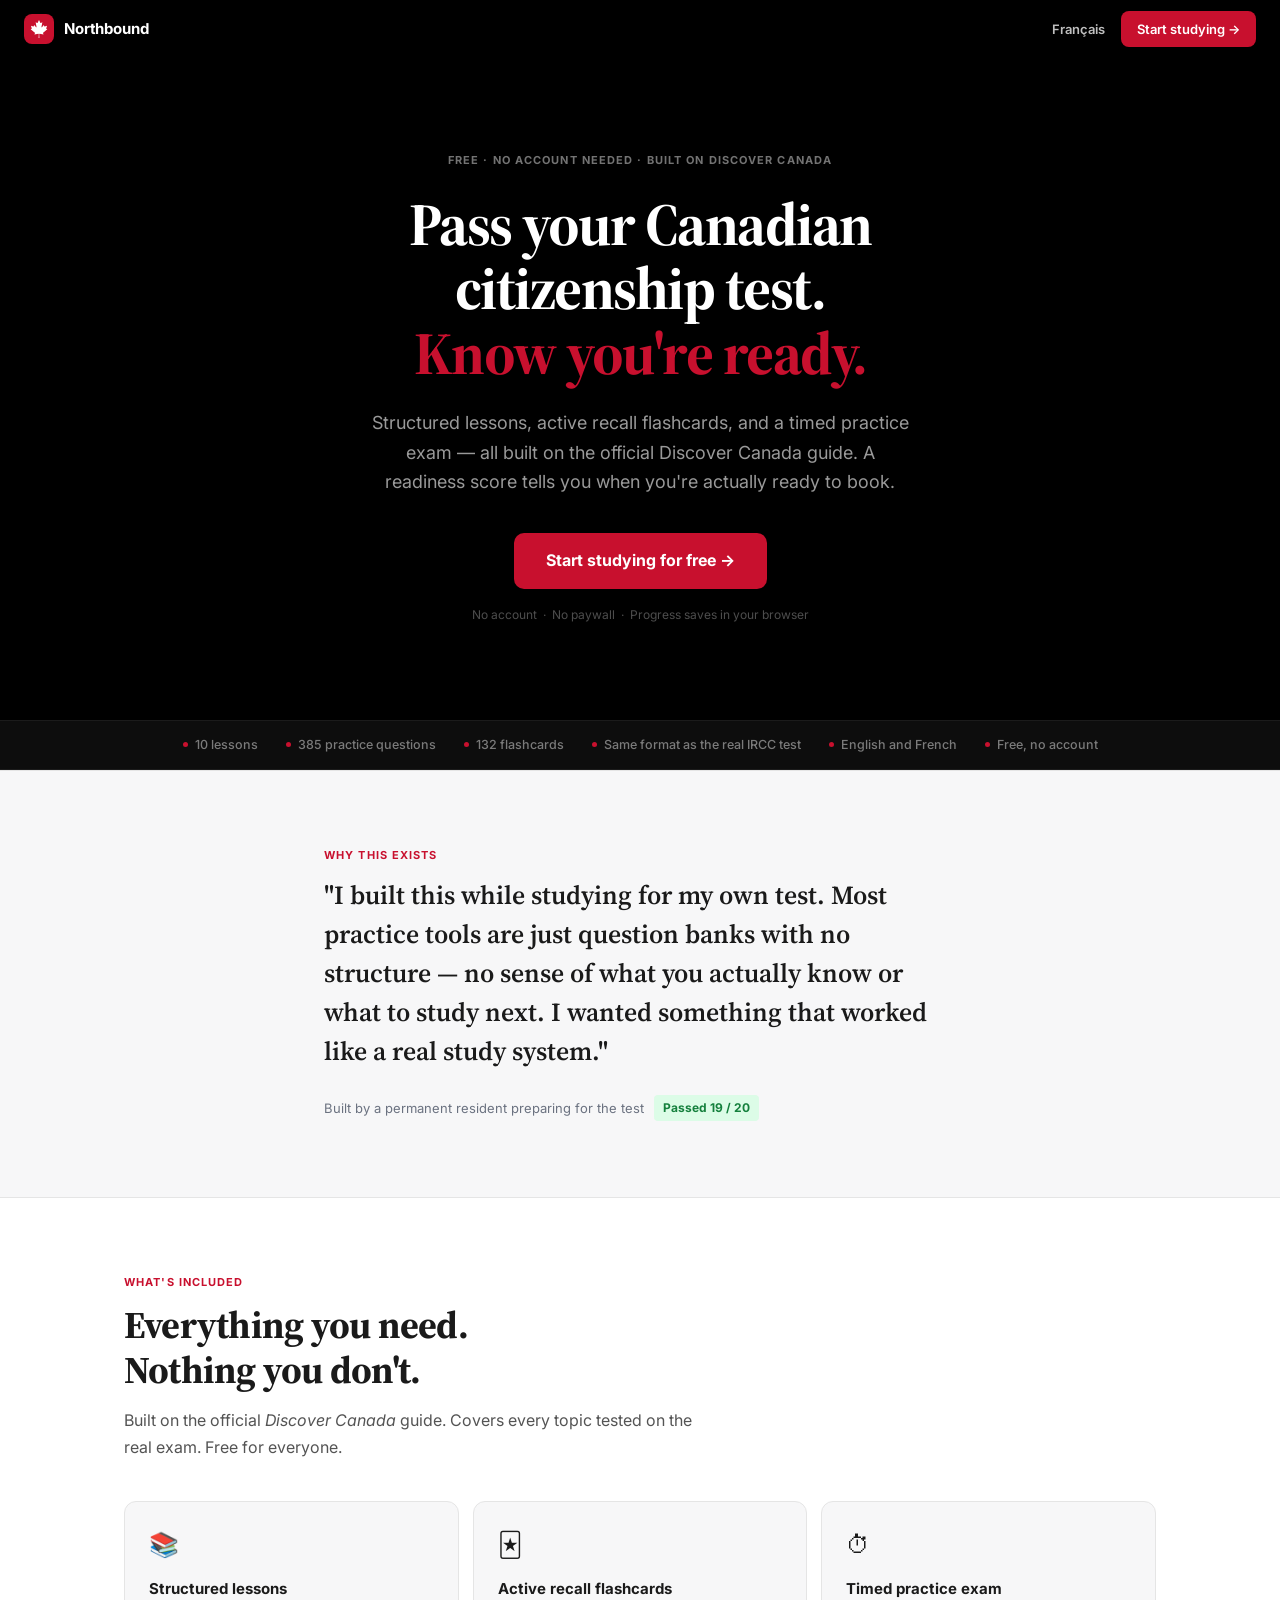
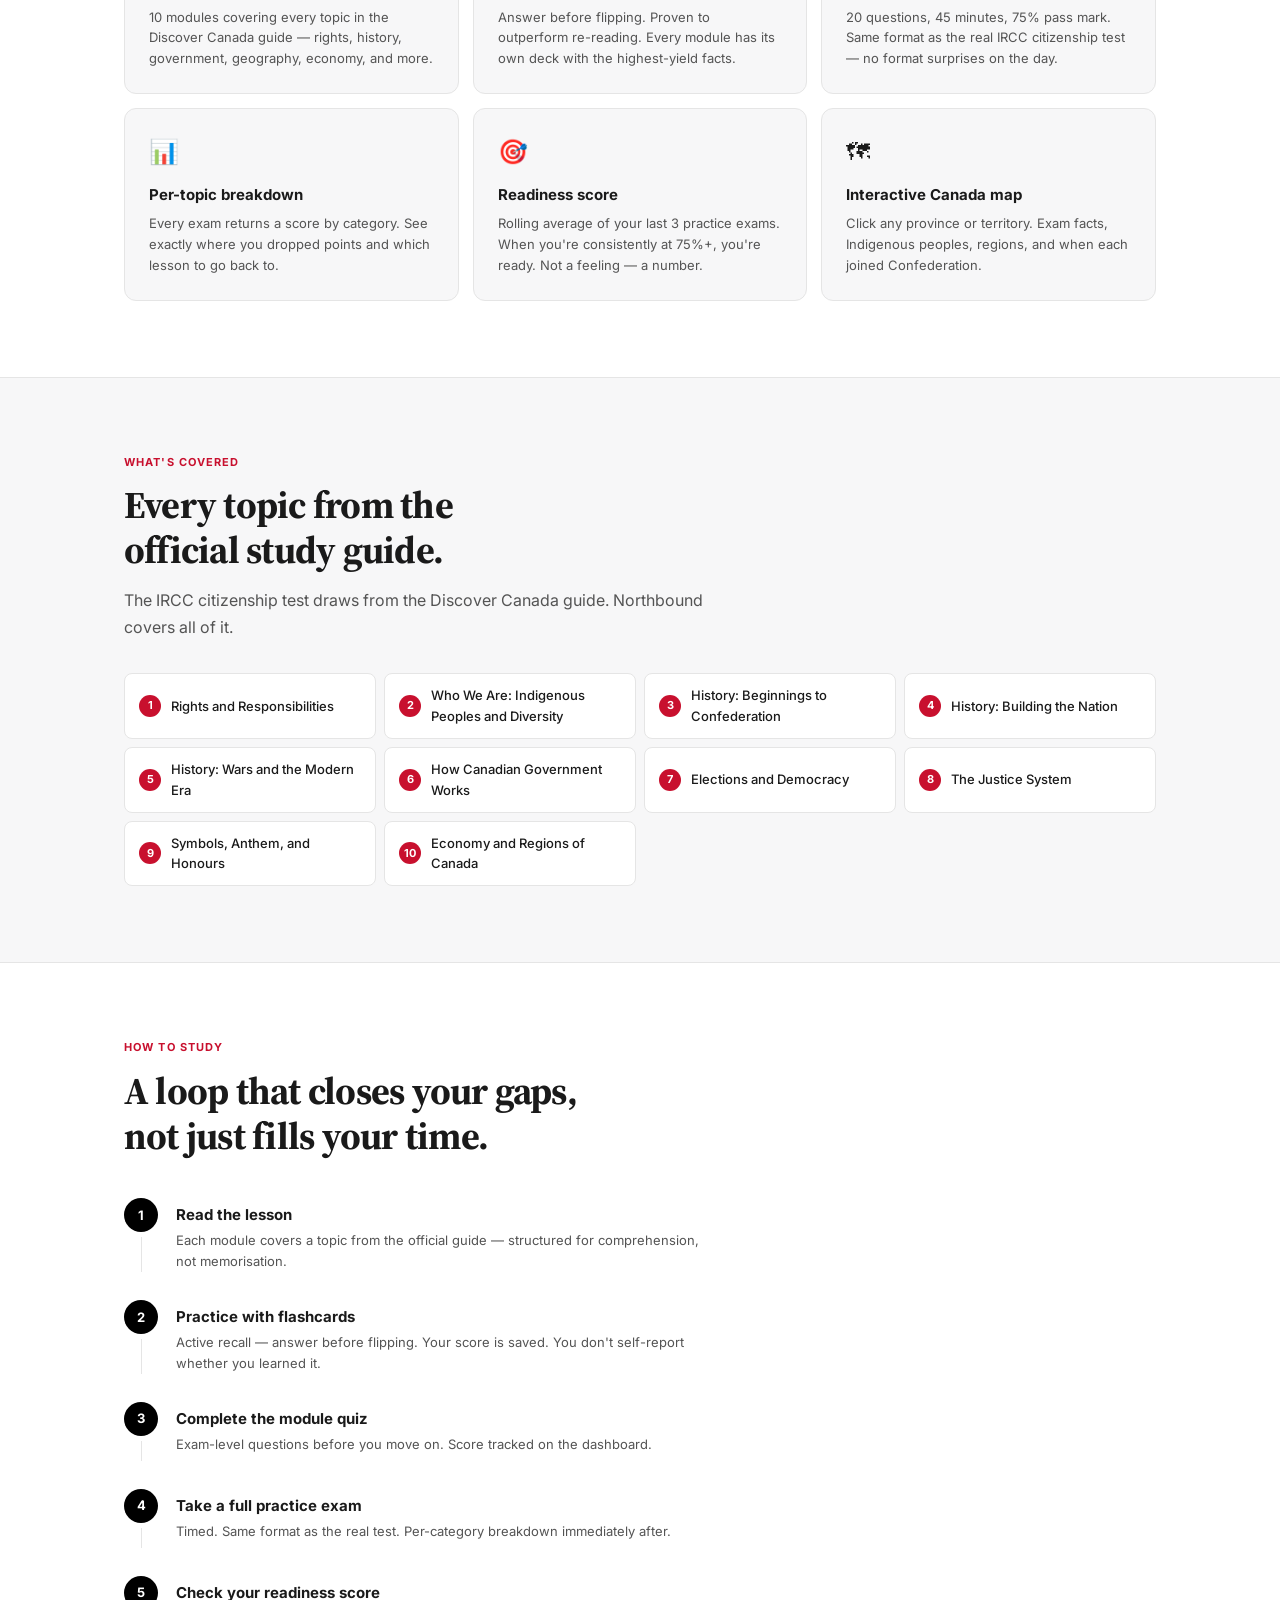
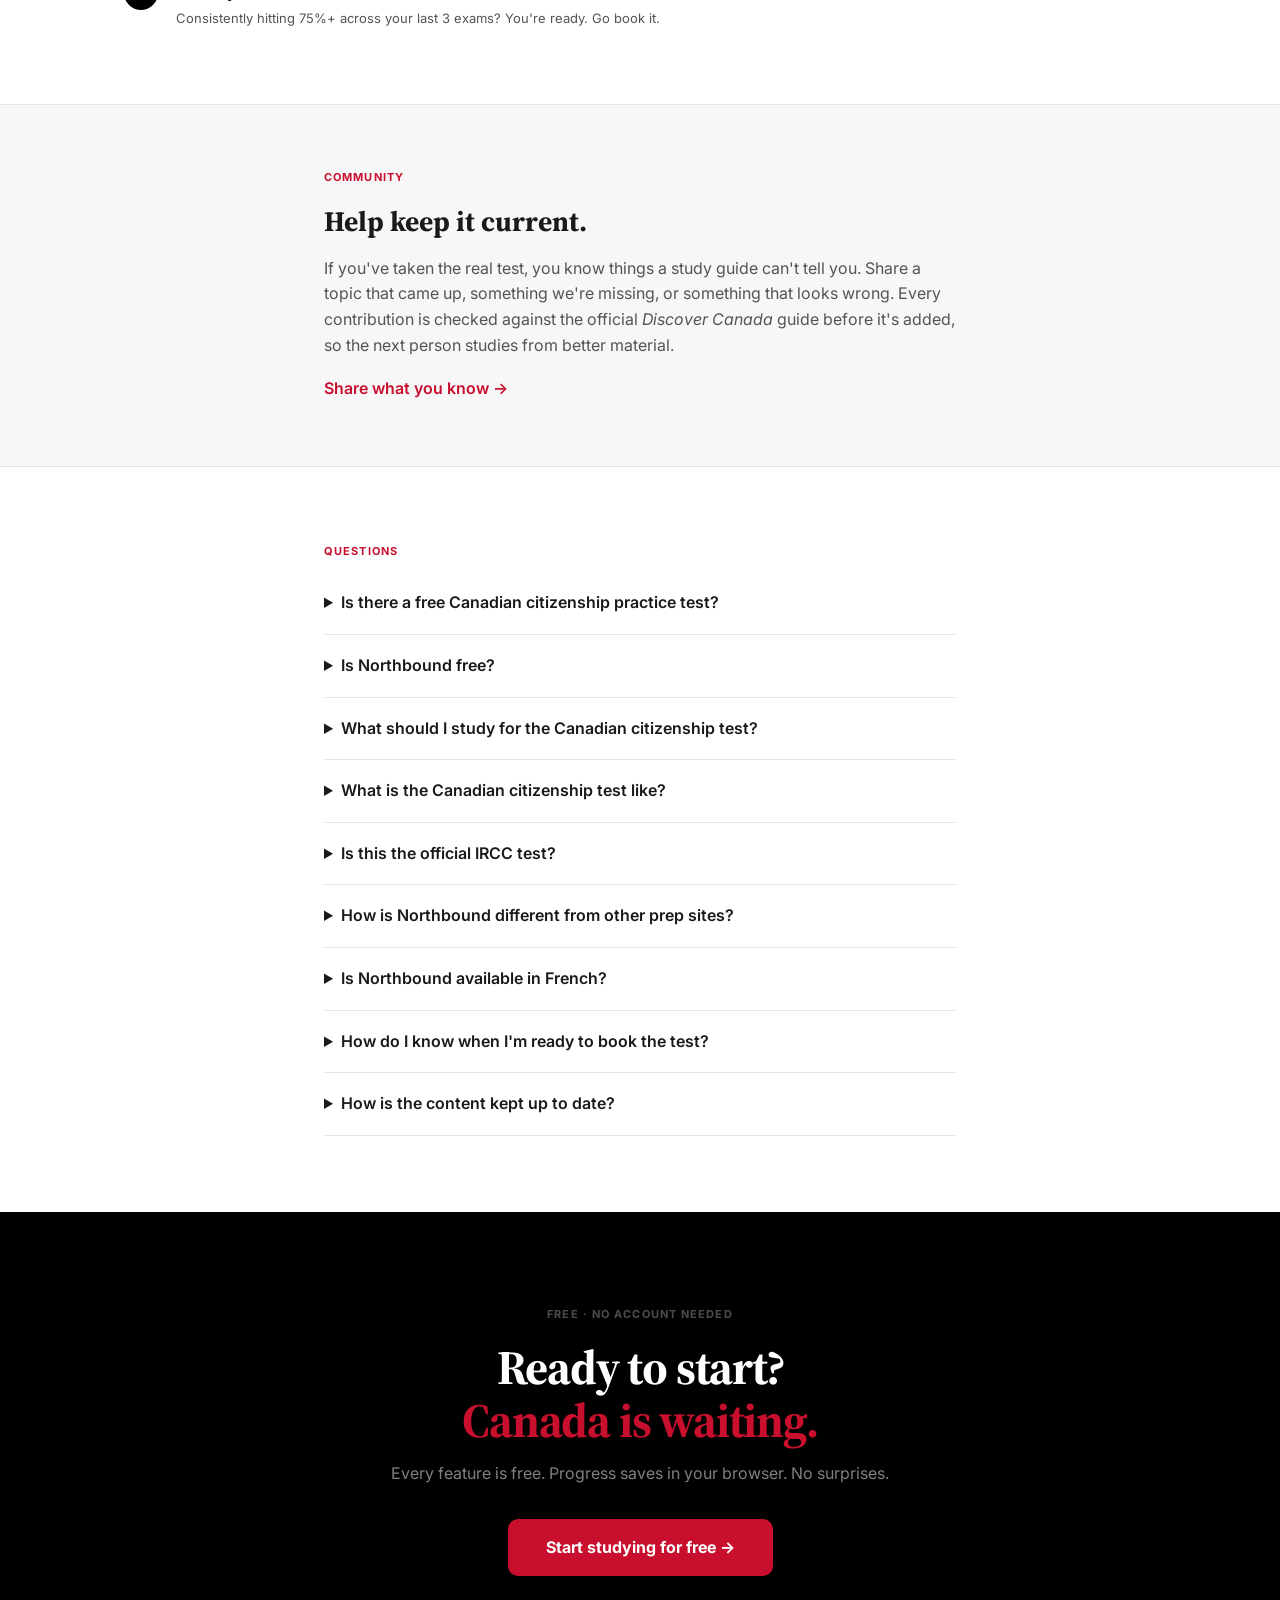
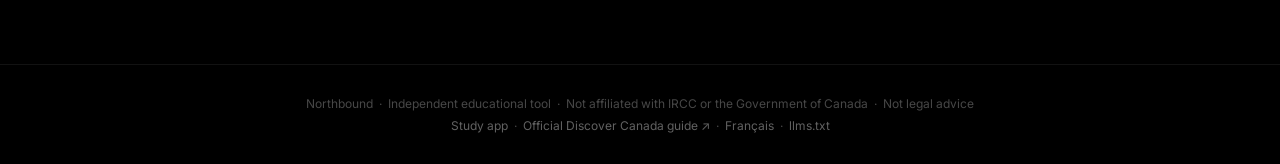
<file: index.html>
<!DOCTYPE html>
<html lang="en">
<head>
  <meta charset="UTF-8">
  <meta name="viewport" content="width=device-width, initial-scale=1">
  <meta name="description" content="Free Canadian citizenship practice test and study guide based on Discover Canada: 10 lessons, 385 practice questions, a timed 20-question exam and a readiness score. English and French. No account.">
  <title>Free Canadian Citizenship Practice Test &amp; Study Guide | Northbound</title>

  <link rel="icon" type="image/svg+xml" href="/app/favicon.svg">
  <link rel="canonical" href="https://northboundapp.ca/">
  <link rel="alternate" hreflang="en" href="https://northboundapp.ca/">
  <link rel="alternate" hreflang="fr" href="https://northboundapp.ca/fr/">
  <link rel="alternate" hreflang="x-default" href="https://northboundapp.ca/">

  <!-- Open Graph -->
  <meta property="og:type" content="website">
  <meta property="og:locale" content="en_CA">
  <meta property="og:locale:alternate" content="fr_CA">
  <meta property="og:url" content="https://northboundapp.ca/">
  <meta property="og:title" content="Northbound — Pass your Canadian citizenship test. Free.">
  <meta property="og:description" content="10 modules · flashcards · timed practice exam · readiness score. Built on the official Discover Canada guide. Free. No account needed.">
  <meta property="og:image" content="https://northboundapp.ca/app/og-image.png">
  <meta property="og:image:width" content="1200">
  <meta property="og:image:height" content="630">

  <!-- Twitter -->
  <meta name="twitter:card" content="summary_large_image">
  <meta name="twitter:title" content="Northbound — Pass your Canadian citizenship test. Free.">
  <meta name="twitter:description" content="10 modules · flashcards · timed practice exam · readiness score. Built on the official Discover Canada guide. Free. No account needed.">
  <meta name="twitter:image" content="https://northboundapp.ca/app/og-image.png">

  <!-- Structured data for Google / AI crawlers -->
  <script type="application/ld+json">
  {
    "@context": "https://schema.org",
    "@type": "WebApplication",
    "name": "Northbound",
    "url": "https://northboundapp.ca",
    "description": "Free Canadian citizenship practice test and study guide built on the official Discover Canada guide: 10 lessons, 385 practice questions, 132 flashcards, a timed 20-question practice exam, per-topic score breakdown and a readiness score. Available in English and French.",
    "applicationCategory": "EducationalApplication",
    "operatingSystem": "Any",
    "inLanguage": ["en", "fr"],
    "offers": {
      "@type": "Offer",
      "price": "0",
      "priceCurrency": "CAD"
    },
    "featureList": [
      "10 structured study modules",
      "Active recall flashcards",
      "Timed practice exam: 20 questions, 45 minutes, pass mark 15",
      "Per-topic score breakdown",
      "Readiness score",
      "Interactive Canada map",
      "No account required",
      "Progress saved locally",
      "Available in English and French",
      "Community contributions reviewed against Discover Canada"
    ],
    "keywords": "free Canadian citizenship practice test, Canadian citizenship test, Discover Canada, IRCC citizenship exam, citizenship test study guide, test de citoyenneté canadienne"
  }
  </script>
  <script type="application/ld+json">
{
  "@context": "https://schema.org",
  "@type": "FAQPage",
  "inLanguage": "en",
  "mainEntity": [
    {
      "@type": "Question",
      "name": "Is there a free Canadian citizenship practice test?",
      "acceptedAnswer": {
        "@type": "Answer",
        "text": "Yes. Northbound has a free timed practice exam that matches the real test: 20 questions, 45 minutes, and a pass mark of 15. Questions are drawn from a bank of 223, alongside 162 more in the module quizzes and 132 flashcards. There's no account and no paywall."
      }
    },
    {
      "@type": "Question",
      "name": "Is Northbound free?",
      "acceptedAnswer": {
        "@type": "Answer",
        "text": "Yes. Every lesson, flashcard, and practice exam is free to use. There's no account and no paywall, and your progress saves in your browser."
      }
    },
    {
      "@type": "Question",
      "name": "What should I study for the Canadian citizenship test?",
      "acceptedAnswer": {
        "@type": "Answer",
        "text": "The test is based on the official study guide, Discover Canada: The Rights and Responsibilities of Citizenship. Northbound splits it into 10 lessons: rights and responsibilities, Indigenous peoples and diversity, three periods of Canadian history, how government works, elections, the justice system, symbols, and Canada's economy and regions."
      }
    },
    {
      "@type": "Question",
      "name": "What is the Canadian citizenship test like?",
      "acceptedAnswer": {
        "@type": "Answer",
        "text": "The test has 20 multiple-choice and true/false questions covering Canada's rights and responsibilities, history, geography, economy, government, and symbols. You need 15 out of 20 (75%) to pass. Northbound's practice exam uses the same format and pass mark."
      }
    },
    {
      "@type": "Question",
      "name": "Is this the official IRCC test?",
      "acceptedAnswer": {
        "@type": "Answer",
        "text": "No. Northbound is an independent study tool and isn't affiliated with IRCC or the Government of Canada. All content is based on the official Discover Canada study guide, which is what the real test is drawn from."
      }
    },
    {
      "@type": "Question",
      "name": "How is Northbound different from other prep sites?",
      "acceptedAnswer": {
        "@type": "Answer",
        "text": "Most prep sites are question banks. Northbound is a full study loop: a lesson, flashcards, a quiz, then a timed practice exam with a per-topic breakdown that points you back to the lessons you need. A readiness score based on your last three practice exams shows when you're ready to book. Everything is also available in French."
      }
    },
    {
      "@type": "Question",
      "name": "Is Northbound available in French?",
      "acceptedAnswer": {
        "@type": "Answer",
        "text": "Yes. The full study app, including all lessons, flashcards, and practice questions, is available in English and French, using the official terminology from Découvrir le Canada."
      }
    },
    {
      "@type": "Question",
      "name": "How do I know when I'm ready to book the test?",
      "acceptedAnswer": {
        "@type": "Answer",
        "text": "Northbound tracks how you do on each topic and gives you a readiness score, so you can see your weak areas and focus on them before the real exam."
      }
    },
    {
      "@type": "Question",
      "name": "How is the content kept up to date?",
      "acceptedAnswer": {
        "@type": "Answer",
        "text": "The content is built on the official Discover Canada guide. People who use Northbound, including people who just took the real test, can send in topics that came up, gaps, or corrections. Each contribution is checked against the official guide before it's added."
      }
    }
  ]
}
  </script>
  <script type="application/ld+json">
{
  "@context": "https://schema.org",
  "@type": "Organization",
  "name": "Northbound",
  "url": "https://northboundapp.ca",
  "logo": "https://northboundapp.ca/app/favicon.svg",
  "founder": {
    "@type": "Person",
    "name": "Rupaj Soni",
    "sameAs": "https://www.linkedin.com/in/rupajsoni/"
  }
}
  </script>

  <link rel="preconnect" href="https://fonts.googleapis.com">
  <link rel="preconnect" href="https://fonts.gstatic.com" crossorigin>
  <link href="https://fonts.googleapis.com/css2?family=Inter:wght@400;500;600;700;800&family=Source+Serif+4:opsz,wght@8..60,600;8..60,700&display=swap" rel="stylesheet">

  <style>
    :root {
      --accent:      #C8102E;
      --accent-h:    #A00D24;
      --text:        #1A1A1A;
      --text-2:      #545454;
      --text-3:      #6B7280;
      --border:      #E5E5E5;
      --canvas:      #F7F7F8;
      --font:        'Inter', -apple-system, BlinkMacSystemFont, system-ui, sans-serif;
      --font-d:      'Source Serif 4', Georgia, serif;
    }
    *, *::before, *::after { box-sizing: border-box; margin: 0; padding: 0; }
    html { font-size: 16px; -webkit-font-smoothing: antialiased; scroll-behavior: smooth; }
    body { font-family: var(--font); color: var(--text); background: #fff; line-height: 1.6; }
    a { color: var(--accent); text-decoration: none; }
    img { display: block; }

    /* ── Nav ── */
    .nav {
      background: #000;
      height: 58px;
      padding: 0 24px;
      display: flex;
      align-items: center;
      justify-content: space-between;
      position: sticky;
      top: 0;
      z-index: 100;
    }
    .nav-logo {
      display: flex;
      align-items: center;
      gap: 10px;
      text-decoration: none;
    }
    .nav-mark {
      width: 30px; height: 30px;
      background: var(--accent);
      border-radius: 8px;
      display: flex; align-items: center; justify-content: center;
      flex-shrink: 0;
    }
    .nav-mark svg { width: 18px; height: 18px; display: block; }
    .nav-name { color: #fff; font-weight: 700; font-size: 15px; letter-spacing: -.01em; }
    .nav-btn {
      background: var(--accent);
      color: #fff;
      border: none;
      border-radius: 8px;
      padding: 8px 16px;
      font-size: 13px;
      font-weight: 600;
      font-family: var(--font);
      cursor: pointer;
      text-decoration: none;
      transition: background .15s;
      white-space: nowrap;
    }
    .nav-right { display: flex; align-items: center; gap: 16px; }
    .nav-lang { color: rgba(255,255,255,.75); font-size: 13px; font-weight: 600; text-decoration: none; }
    .nav-lang:hover { color: #fff; text-decoration: underline; }
    .help-band { background: var(--canvas); border-top: 1px solid var(--border); }
    .help-inner { max-width: 680px; margin: 0 auto; padding: 64px 24px; }
    .help-title { font-family: var(--font-d); font-size: clamp(22px, 3vw, 28px); font-weight: 700; color: var(--text); margin-bottom: 12px; text-wrap: balance; }
    .help-body { color: var(--text-2); margin-bottom: 18px; }
    .help-link { font-weight: 600; }
    .nav-btn:hover { background: var(--accent-h); color: #fff; text-decoration: none; }

    /* ── Hero ── */
    .hero {
      background: #000;
      padding: 88px 24px 96px;
      text-align: center;
    }
    .eyebrow {
      display: inline-block;
      color: rgba(255,255,255,.45);
      font-size: 11px;
      font-weight: 700;
      letter-spacing: .1em;
      text-transform: uppercase;
      margin-bottom: 22px;
    }
    .hero h1 {
      font-family: var(--font-d);
      font-size: clamp(34px, 6.5vw, 60px);
      font-weight: 700;
      color: #fff;
      line-height: 1.08;
      letter-spacing: -.025em;
      max-width: 720px;
      margin: 0 auto 22px;
    }
    .hero h1 em { color: var(--accent); font-style: normal; }
    .hero-sub {
      font-size: clamp(15px, 2vw, 18px);
      color: rgba(255,255,255,.6);
      max-width: 540px;
      margin: 0 auto 36px;
      line-height: 1.65;
    }
    .hero-cta {
      display: inline-block;
      background: var(--accent);
      color: #fff;
      font-size: 16px;
      font-weight: 700;
      font-family: var(--font);
      padding: 15px 32px;
      border-radius: 10px;
      text-decoration: none;
      transition: background .15s, transform .12s;
      margin-bottom: 16px;
    }
    .hero-cta:hover { background: var(--accent-h); transform: translateY(-1px); color: #fff; text-decoration: none; }
    .hero-note { font-size: 12px; color: rgba(255,255,255,.3); }

    /* ── Proof strip ── */
    .proof {
      background: #0d0d0d;
      border-top: 1px solid rgba(255,255,255,.06);
      border-bottom: 1px solid rgba(255,255,255,.06);
      padding: 14px 24px;
      display: flex;
      gap: 28px;
      justify-content: center;
      flex-wrap: wrap;
    }
    .proof-item {
      display: flex;
      align-items: center;
      gap: 7px;
      color: rgba(255,255,255,.45);
      font-size: 12.5px;
      font-weight: 500;
    }
    .proof-dot { width: 5px; height: 5px; border-radius: 50%; background: var(--accent); flex-shrink: 0; }

    /* ── Section wrapper ── */
    .wrap { max-width: 1080px; margin: 0 auto; padding: 0 24px; }
    .section { padding: 76px 0; }

    .s-label {
      font-size: 11px;
      font-weight: 700;
      letter-spacing: .1em;
      text-transform: uppercase;
      color: var(--accent);
      margin-bottom: 12px;
    }
    .s-title {
      font-family: var(--font-d);
      font-size: clamp(26px, 4vw, 38px);
      font-weight: 700;
      color: var(--text);
      line-height: 1.18;
      letter-spacing: -.02em;
      margin-bottom: 14px;
    }
    .s-body {
      font-size: 16px;
      color: var(--text-2);
      max-width: 580px;
      line-height: 1.7;
    }

    /* ── Story ── */
    .story-band {
      background: var(--canvas);
      border-top: 1px solid var(--border);
      border-bottom: 1px solid var(--border);
    }
    .story-inner {
      max-width: 680px;
      margin: 0 auto;
      padding: 76px 24px;
    }
    .story-quote {
      font-family: var(--font-d);
      font-size: clamp(19px, 2.8vw, 26px);
      color: var(--text);
      line-height: 1.5;
      margin-bottom: 24px;
      font-weight: 600;
    }
    .story-meta {
      display: flex;
      align-items: center;
      gap: 10px;
      flex-wrap: wrap;
      font-size: 13px;
      color: var(--text-3);
    }
    .badge-pass {
      background: #dcfce7;
      color: #15803d;
      font-size: 12px;
      font-weight: 700;
      padding: 3px 9px;
      border-radius: 4px;
    }

    /* ── Features ── */
    .feature-grid {
      display: grid;
      grid-template-columns: repeat(auto-fit, minmax(290px, 1fr));
      gap: 14px;
      margin-top: 40px;
    }
    .feat {
      background: var(--canvas);
      border: 1px solid var(--border);
      border-radius: 12px;
      padding: 24px;
    }
    .feat-icon { font-size: 24px; margin-bottom: 12px; }
    .feat-title { font-size: 15px; font-weight: 700; color: var(--text); margin-bottom: 6px; }
    .feat-body { font-size: 13px; color: var(--text-2); line-height: 1.6; }

    /* ── Topics ── */
    .topics-band {
      background: var(--canvas);
      border-top: 1px solid var(--border);
      border-bottom: 1px solid var(--border);
    }
    .topics-grid {
      display: grid;
      grid-template-columns: repeat(auto-fill, minmax(230px, 1fr));
      gap: 8px;
      margin-top: 32px;
    }
    .topic {
      background: #fff;
      border: 1px solid var(--border);
      border-radius: 8px;
      padding: 11px 14px;
      font-size: 13px;
      font-weight: 500;
      color: var(--text);
      display: flex;
      align-items: center;
      gap: 10px;
    }
    .topic-n {
      width: 22px; height: 22px;
      background: var(--accent);
      color: #fff;
      border-radius: 50%;
      font-size: 11px;
      font-weight: 700;
      display: flex;
      align-items: center;
      justify-content: center;
      flex-shrink: 0;
    }

    /* ── Steps ── */
    .steps { margin-top: 40px; max-width: 580px; }
    .step { display: flex; gap: 18px; padding-bottom: 28px; position: relative; }
    .step:last-child { padding-bottom: 0; }
    .step-col { display: flex; flex-direction: column; align-items: center; flex-shrink: 0; }
    .step-num {
      width: 34px; height: 34px;
      background: #000; color: #fff;
      border-radius: 50%;
      font-size: 13px; font-weight: 700;
      display: flex; align-items: center; justify-content: center;
    }
    .step-line { width: 1px; flex: 1; background: var(--border); margin-top: 5px; min-height: 20px; }
    .step:last-child .step-line { display: none; }
    .step-body { padding-top: 5px; }
    .step-title { font-size: 15px; font-weight: 700; color: var(--text); margin-bottom: 3px; }
    .step-desc { font-size: 13px; color: var(--text-2); line-height: 1.6; }

    /* ── Bottom CTA ── */
    .faq-band { border-top: 1px solid var(--border); }
    .faq-inner { max-width: 680px; margin: 0 auto; padding: 76px 24px; }
    .faq-item { border-bottom: 1px solid var(--border); }
    .faq-item summary { cursor: pointer; padding: 18px 0; font-weight: 600; color: var(--text); }
    .faq-item p { padding: 0 0 18px; color: var(--text-2); }
    .cta-band {
      background: #000;
      padding: 88px 24px;
      text-align: center;
    }
    .cta-title {
      font-family: var(--font-d);
      font-size: clamp(30px, 5vw, 48px);
      font-weight: 700;
      color: #fff;
      line-height: 1.1;
      letter-spacing: -.025em;
      margin-bottom: 14px;
    }
    .cta-title em { color: var(--accent); font-style: normal; }
    .cta-sub { font-size: 16px; color: rgba(255,255,255,.5); margin-bottom: 32px; }
    .cta-btn {
      display: inline-block;
      background: var(--accent);
      color: #fff;
      font-size: 16px;
      font-weight: 700;
      font-family: var(--font);
      padding: 16px 38px;
      border-radius: 10px;
      text-decoration: none;
      transition: background .15s, transform .12s;
    }
    .cta-btn:hover { background: var(--accent-h); transform: translateY(-1px); color: #fff; text-decoration: none; }

    /* ── Footer ── */
    .footer {
      background: #000;
      border-top: 1px solid rgba(255,255,255,.07);
      padding: 28px 24px;
      text-align: center;
      font-size: 12px;
      color: rgba(255,255,255,.28);
      line-height: 1.8;
    }
    .footer a { color: rgba(255,255,255,.38); }
    .footer a:hover { color: rgba(255,255,255,.6); text-decoration: none; }

    /* ── Responsive ── */
    @media(max-width:640px) {
      .hero { padding: 60px 20px 72px; }
      .wrap { padding: 0 20px; }
      .section { padding: 56px 0; }
      .proof { gap: 14px; }
      .story-inner { padding: 56px 20px; }
    }
  </style>
</head>
<body>

  <nav class="nav">
    <a class="nav-logo" href="/">
      <div class="nav-mark">
        <svg viewBox="-2015 -2000 4030 4030" xmlns="http://www.w3.org/2000/svg" aria-hidden="true">
          <path fill="white" d="m-90 2030 45-863a95 95 0 0 0-111-98l-859 151 116-320a65 65 0 0 0-20-73l-941-762 212-99a65 65 0 0 0 34-79l-186-572 542 115a65 65 0 0 0 73-38l105-247 423 454a65 65 0 0 0 111-57l-204-1052 327 189a65 65 0 0 0 91-27l332-652 332 652a65 65 0 0 0 91 27l327-189-204 1052a65 65 0 0 0 111 57l423-454 105 247a65 65 0 0 0 73 38l542-115-186 572a65 65 0 0 0 34 79l212 99-941 762a65 65 0 0 0-20 73l116 320-859-151a95 95 0 0 0-111 98l45 863z"/>
        </svg>
      </div>
      <span class="nav-name">Northbound</span>
    </a>
    <div class="nav-right">
      <a class="nav-lang" href="/fr/" hreflang="fr" lang="fr">Français</a>
      <a class="nav-btn" href="/app/">Start studying →</a>
    </div>
  </nav>

  <section class="hero">
    <div class="eyebrow">Free · No account needed · Built on Discover Canada</div>
    <h1>Pass your Canadian<br>citizenship test.<br><em>Know you're ready.</em></h1>
    <p class="hero-sub">Structured lessons, active recall flashcards, and a timed practice exam — all built on the official Discover Canada guide. A readiness score tells you when you're actually ready to book.</p>
    <a class="hero-cta" href="/app/">Start studying for free →</a>
    <p class="hero-note">No account &nbsp;·&nbsp; No paywall &nbsp;·&nbsp; Progress saves in your browser</p>
  </section>

  <div class="proof">
    <div class="proof-item"><div class="proof-dot"></div>10 lessons</div>
    <div class="proof-item"><div class="proof-dot"></div>385 practice questions</div>
    <div class="proof-item"><div class="proof-dot"></div>132 flashcards</div>
    <div class="proof-item"><div class="proof-dot"></div>Same format as the real IRCC test</div>
    <div class="proof-item"><div class="proof-dot"></div>English and French</div>
    <div class="proof-item"><div class="proof-dot"></div>Free, no account</div>
  </div>

  <section class="story-band">
    <div class="story-inner">
      <div class="s-label">Why this exists</div>
      <p class="story-quote">"I built this while studying for my own test. Most practice tools are just question banks with no structure — no sense of what you actually know or what to study next. I wanted something that worked like a real study system."</p>
      <div class="story-meta">
        Built by a permanent resident preparing for the test
        <span class="badge-pass">Passed 19 / 20</span>
      </div>
    </div>
  </section>

  <div class="wrap">
    <div class="section">
      <div class="s-label">What's included</div>
      <div class="s-title">Everything you need.<br>Nothing you don't.</div>
      <p class="s-body">Built on the official <em>Discover Canada</em> guide. Covers every topic tested on the real exam. Free for everyone.</p>
      <div class="feature-grid">
        <div class="feat">
          <div class="feat-icon">📚</div>
          <div class="feat-title">Structured lessons</div>
          <div class="feat-body">10 modules covering every topic in the Discover Canada guide — rights, history, government, geography, economy, and more.</div>
        </div>
        <div class="feat">
          <div class="feat-icon">🃏</div>
          <div class="feat-title">Active recall flashcards</div>
          <div class="feat-body">Answer before flipping. Proven to outperform re-reading. Every module has its own deck with the highest-yield facts.</div>
        </div>
        <div class="feat">
          <div class="feat-icon">⏱</div>
          <div class="feat-title">Timed practice exam</div>
          <div class="feat-body">20 questions, 45 minutes, 75% pass mark. Same format as the real IRCC citizenship test — no format surprises on the day.</div>
        </div>
        <div class="feat">
          <div class="feat-icon">📊</div>
          <div class="feat-title">Per-topic breakdown</div>
          <div class="feat-body">Every exam returns a score by category. See exactly where you dropped points and which lesson to go back to.</div>
        </div>
        <div class="feat">
          <div class="feat-icon">🎯</div>
          <div class="feat-title">Readiness score</div>
          <div class="feat-body">Rolling average of your last 3 practice exams. When you're consistently at 75%+, you're ready. Not a feeling — a number.</div>
        </div>
        <div class="feat">
          <div class="feat-icon">🗺</div>
          <div class="feat-title">Interactive Canada map</div>
          <div class="feat-body">Click any province or territory. Exam facts, Indigenous peoples, regions, and when each joined Confederation.</div>
        </div>
      </div>
    </div>
  </div>

  <section class="topics-band">
    <div class="wrap">
      <div class="section">
        <div class="s-label">What's covered</div>
        <div class="s-title">Every topic from the<br>official study guide.</div>
        <p class="s-body">The IRCC citizenship test draws from the Discover Canada guide. Northbound covers all of it.</p>
        <div class="topics-grid">
          <div class="topic"><div class="topic-n">1</div>Rights and Responsibilities</div>
          <div class="topic"><div class="topic-n">2</div>Who We Are: Indigenous Peoples and Diversity</div>
          <div class="topic"><div class="topic-n">3</div>History: Beginnings to Confederation</div>
          <div class="topic"><div class="topic-n">4</div>History: Building the Nation</div>
          <div class="topic"><div class="topic-n">5</div>History: Wars and the Modern Era</div>
          <div class="topic"><div class="topic-n">6</div>How Canadian Government Works</div>
          <div class="topic"><div class="topic-n">7</div>Elections and Democracy</div>
          <div class="topic"><div class="topic-n">8</div>The Justice System</div>
          <div class="topic"><div class="topic-n">9</div>Symbols, Anthem, and Honours</div>
          <div class="topic"><div class="topic-n">10</div>Economy and Regions of Canada</div>
        </div>
      </div>
    </div>
  </section>

  <div class="wrap">
    <div class="section">
      <div class="s-label">How to study</div>
      <div class="s-title">A loop that closes your gaps,<br>not just fills your time.</div>
      <div class="steps">
        <div class="step">
          <div class="step-col"><div class="step-num">1</div><div class="step-line"></div></div>
          <div class="step-body">
            <div class="step-title">Read the lesson</div>
            <div class="step-desc">Each module covers a topic from the official guide — structured for comprehension, not memorisation.</div>
          </div>
        </div>
        <div class="step">
          <div class="step-col"><div class="step-num">2</div><div class="step-line"></div></div>
          <div class="step-body">
            <div class="step-title">Practice with flashcards</div>
            <div class="step-desc">Active recall — answer before flipping. Your score is saved. You don't self-report whether you learned it.</div>
          </div>
        </div>
        <div class="step">
          <div class="step-col"><div class="step-num">3</div><div class="step-line"></div></div>
          <div class="step-body">
            <div class="step-title">Complete the module quiz</div>
            <div class="step-desc">Exam-level questions before you move on. Score tracked on the dashboard.</div>
          </div>
        </div>
        <div class="step">
          <div class="step-col"><div class="step-num">4</div><div class="step-line"></div></div>
          <div class="step-body">
            <div class="step-title">Take a full practice exam</div>
            <div class="step-desc">Timed. Same format as the real test. Per-category breakdown immediately after.</div>
          </div>
        </div>
        <div class="step">
          <div class="step-col"><div class="step-num">5</div><div class="step-line"></div></div>
          <div class="step-body">
            <div class="step-title">Check your readiness score</div>
            <div class="step-desc">Consistently hitting 75%+ across your last 3 exams? You're ready. Go book it.</div>
          </div>
        </div>
      </div>
    </div>
  </div>

  <section class="help-band">
    <div class="help-inner">
      <div class="s-label">Community</div>
      <h2 class="help-title">Help keep it current.</h2>
      <p class="help-body">If you've taken the real test, you know things a study guide can't tell you. Share a topic that came up, something we're missing, or something that looks wrong. Every contribution is checked against the official <em>Discover Canada</em> guide before it's added, so the next person studies from better material.</p>
      <a class="help-link" href="/app/#contribute">Share what you know →</a>
    </div>
  </section>

  <section class="faq-band">
    <div class="faq-inner">
      <div class="s-label">Questions</div>
      <details class="faq-item">
        <summary>Is there a free Canadian citizenship practice test?</summary>
        <p>Yes. Northbound has a free timed practice exam that matches the real test: 20 questions, 45 minutes, and a pass mark of 15. Questions are drawn from a bank of 223, alongside 162 more in the module quizzes and 132 flashcards. There's no account and no paywall.</p>
      </details>
      <details class="faq-item">
        <summary>Is Northbound free?</summary>
        <p>Yes. Every lesson, flashcard, and practice exam is free to use. There's no account and no paywall, and your progress saves in your browser.</p>
      </details>
      <details class="faq-item">
        <summary>What should I study for the Canadian citizenship test?</summary>
        <p>The test is based on the official study guide, Discover Canada: The Rights and Responsibilities of Citizenship. Northbound splits it into 10 lessons: rights and responsibilities, Indigenous peoples and diversity, three periods of Canadian history, how government works, elections, the justice system, symbols, and Canada's economy and regions.</p>
      </details>
      <details class="faq-item">
        <summary>What is the Canadian citizenship test like?</summary>
        <p>The test has 20 multiple-choice and true/false questions covering Canada's rights and responsibilities, history, geography, economy, government, and symbols. You need 15 out of 20 (75%) to pass. Northbound's practice exam uses the same format and pass mark.</p>
      </details>
      <details class="faq-item">
        <summary>Is this the official IRCC test?</summary>
        <p>No. Northbound is an independent study tool and isn't affiliated with IRCC or the Government of Canada. All content is based on the official Discover Canada study guide, which is what the real test is drawn from.</p>
      </details>
      <details class="faq-item">
        <summary>How is Northbound different from other prep sites?</summary>
        <p>Most prep sites are question banks. Northbound is a full study loop: a lesson, flashcards, a quiz, then a timed practice exam with a per-topic breakdown that points you back to the lessons you need. A readiness score based on your last three practice exams shows when you're ready to book. Everything is also available in French.</p>
      </details>
      <details class="faq-item">
        <summary>Is Northbound available in French?</summary>
        <p>Yes. The full study app, including all lessons, flashcards, and practice questions, is available in English and French, using the official terminology from Découvrir le Canada.</p>
      </details>
      <details class="faq-item">
        <summary>How do I know when I'm ready to book the test?</summary>
        <p>Northbound tracks how you do on each topic and gives you a readiness score, so you can see your weak areas and focus on them before the real exam.</p>
      </details>
      <details class="faq-item">
        <summary>How is the content kept up to date?</summary>
        <p>The content is built on the official Discover Canada guide. People who use Northbound, including people who just took the real test, can send in topics that came up, gaps, or corrections. Each contribution is checked against the official guide before it's added.</p>
      </details>
    </div>
  </section>

  <section class="cta-band">
    <div class="eyebrow" style="color:rgba(255,255,255,.3);margin-bottom:18px">Free · No account needed</div>
    <div class="cta-title">Ready to start?<br><em>Canada is waiting.</em></div>
    <p class="cta-sub">Every feature is free. Progress saves in your browser. No surprises.</p>
    <a class="cta-btn" href="/app/">Start studying for free →</a>
  </section>

  <footer class="footer">
    Northbound &nbsp;·&nbsp; Independent educational tool &nbsp;·&nbsp; Not affiliated with IRCC or the Government of Canada &nbsp;·&nbsp; Not legal advice<br>
    <a href="/app/">Study app</a> &nbsp;·&nbsp;
    <a href="https://www.canada.ca/en/immigration-refugees-citizenship/corporate/publications-manuals/discover-canada.html" target="_blank" rel="noopener noreferrer">Official Discover Canada guide ↗</a> &nbsp;·&nbsp;
    <a href="/fr/" hreflang="fr" lang="fr">Français</a> &nbsp;·&nbsp;
    <a href="/llms.txt">llms.txt</a>
  </footer>

  <!-- Cloudflare Web Analytics -->
  <script defer src='https://static.cloudflareinsights.com/beacon.min.js' data-cf-beacon='{"token": "fc836bd5f33c4d02973fbafc8f02f71d"}'></script>
  <!-- End Cloudflare Web Analytics -->

</body>
</html>
</file>
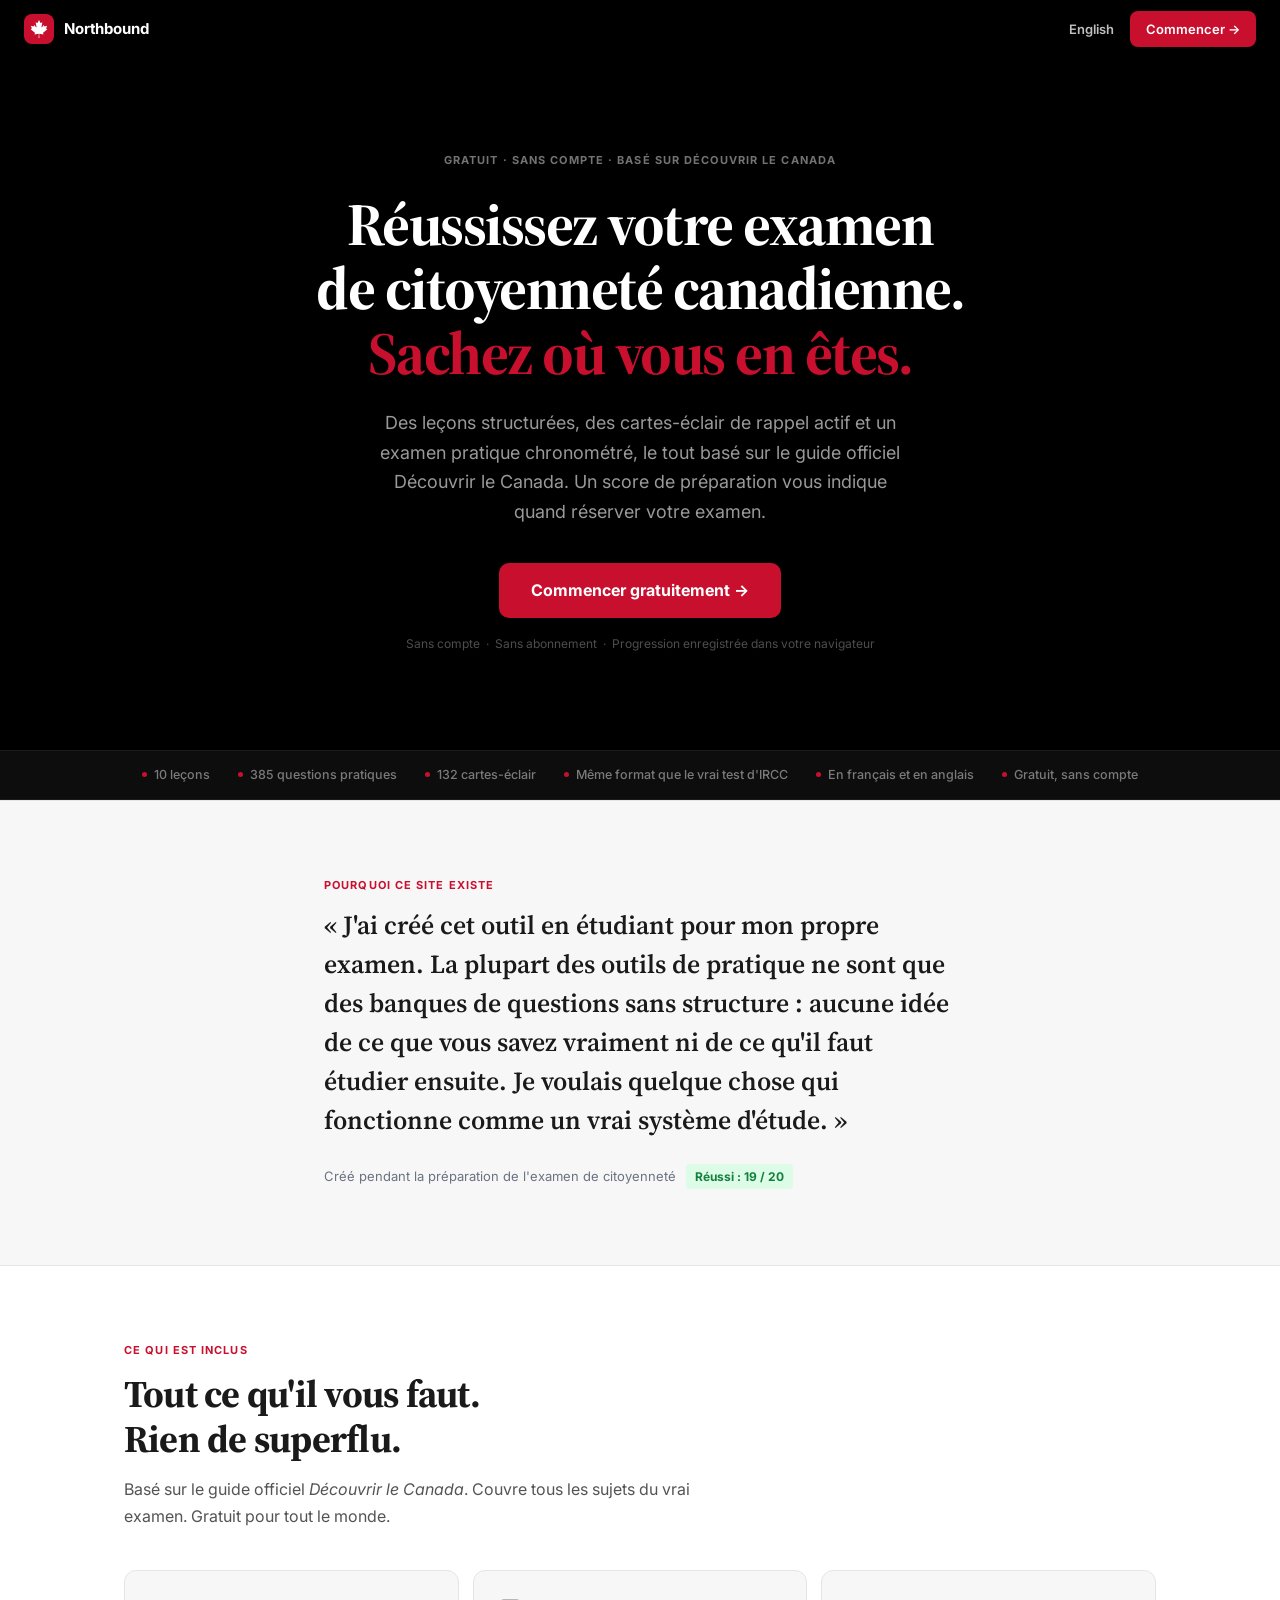
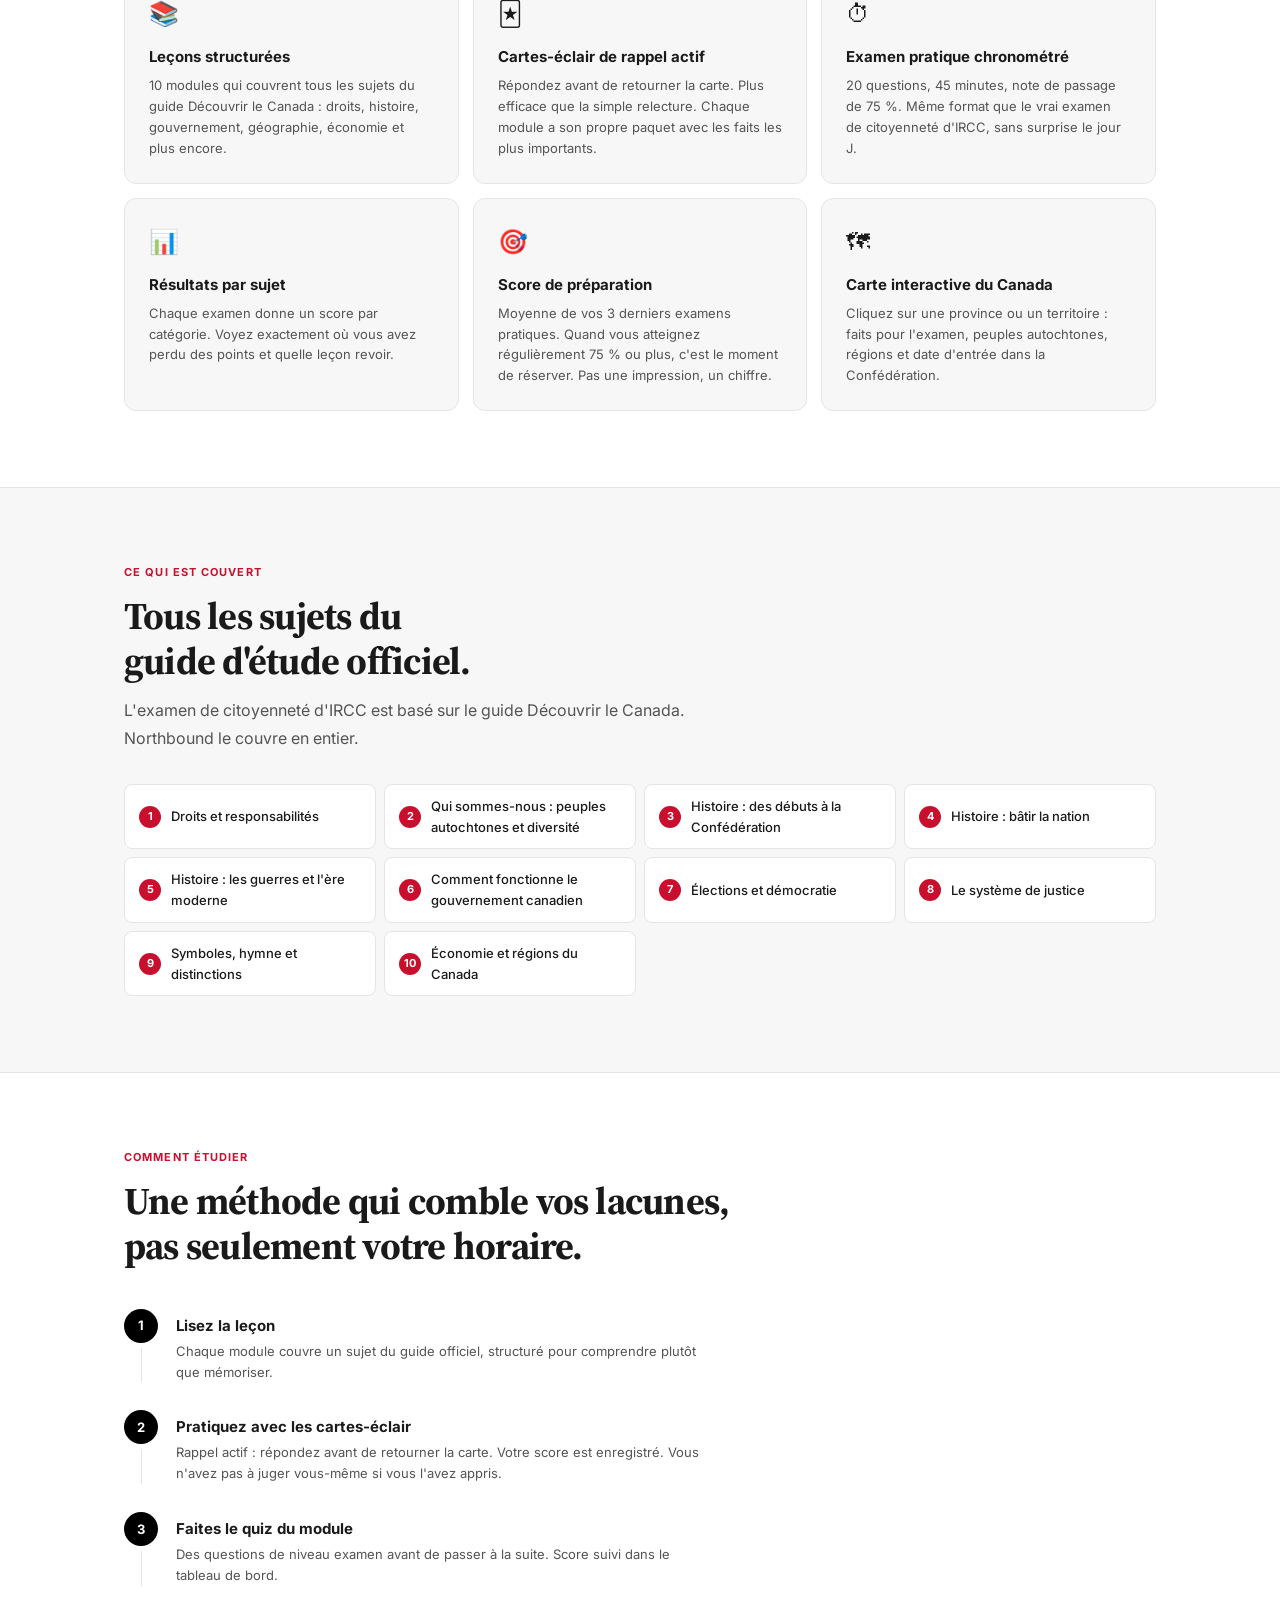
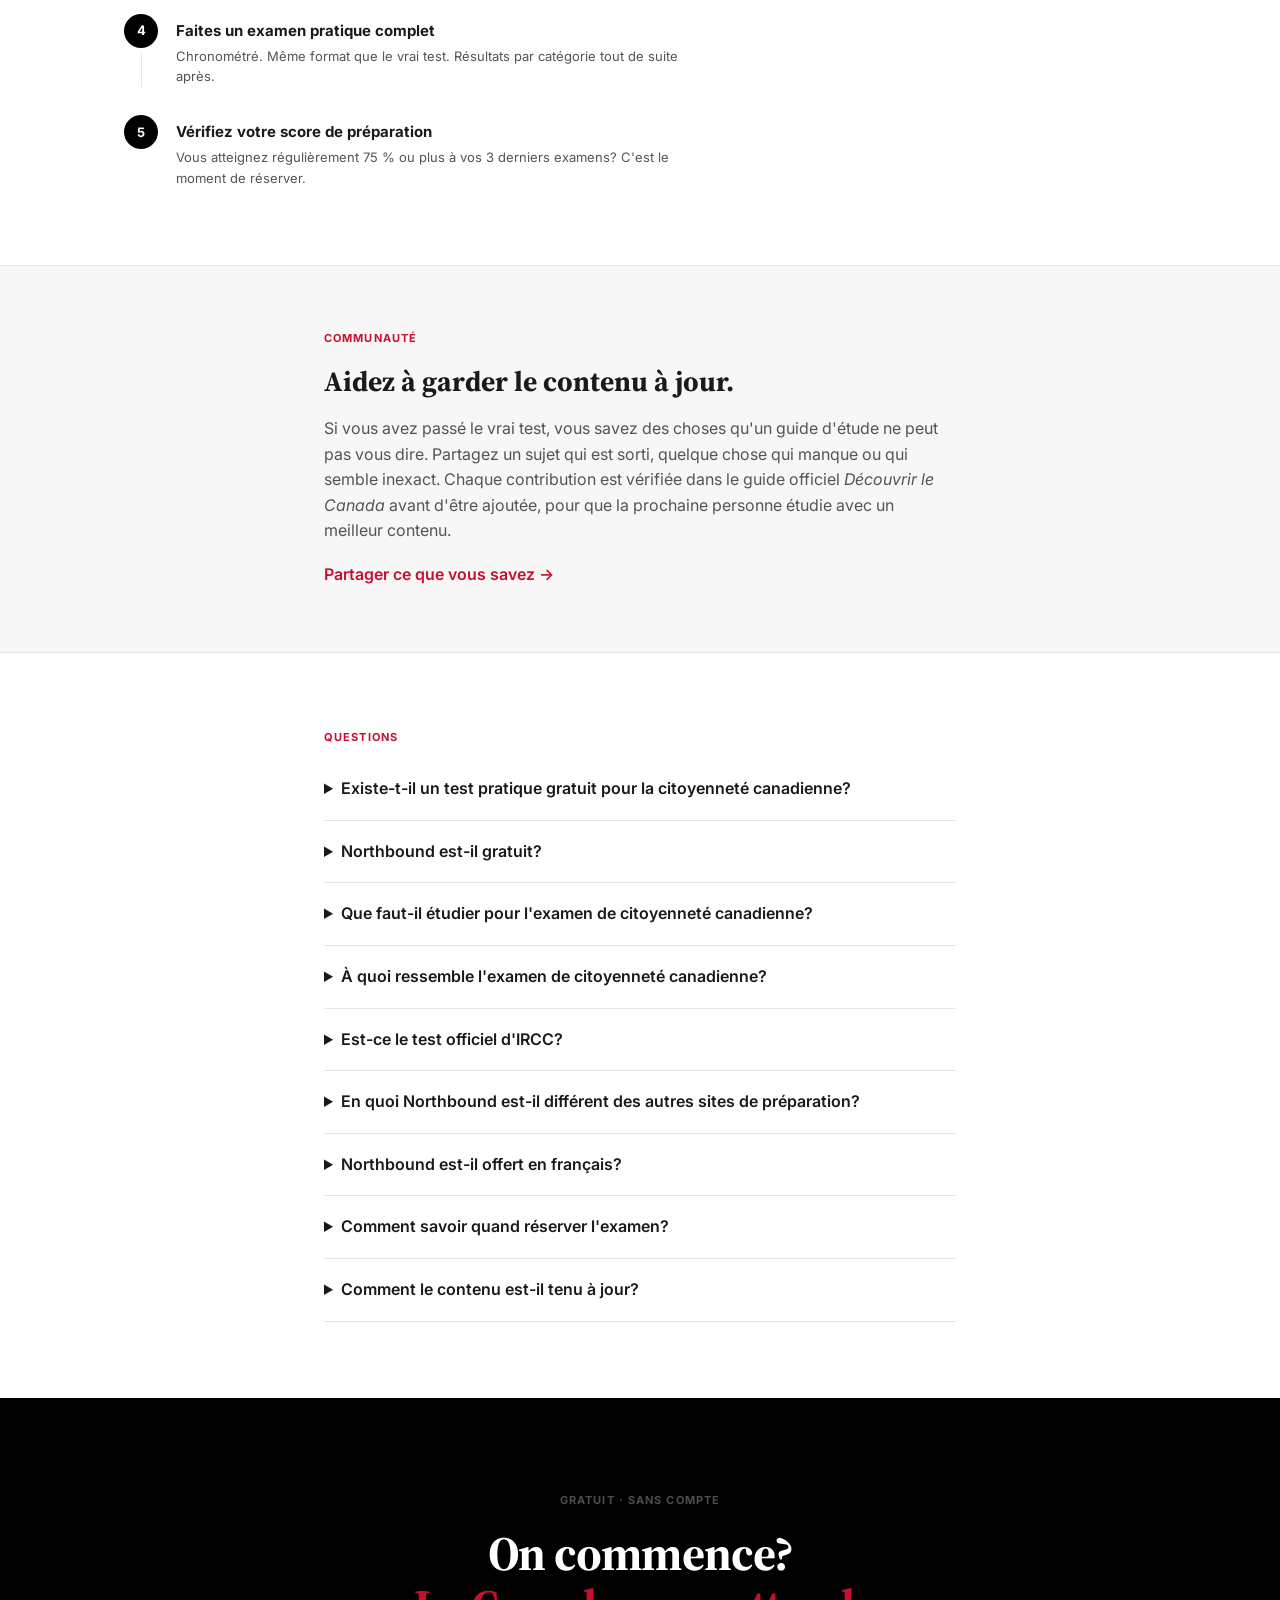
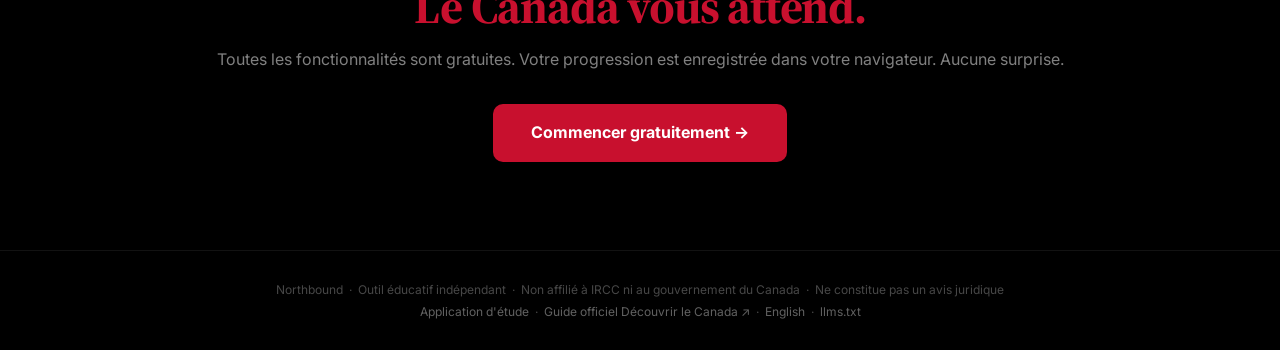
<file: fr/index.html>
<!DOCTYPE html>
<html lang="fr">
<head>
  <meta charset="UTF-8">
  <meta name="viewport" content="width=device-width, initial-scale=1">
  <meta name="description" content="Test pratique gratuit et guide d'étude pour l'examen de citoyenneté canadienne, basé sur Découvrir le Canada : 10 leçons, 385 questions pratiques, un examen chronométré de 20 questions et un score de préparation. En français et en anglais. Sans compte.">
  <title>Test pratique gratuit de citoyenneté canadienne et guide d'étude | Northbound</title>

  <link rel="icon" type="image/svg+xml" href="/app/favicon.svg">
  <link rel="canonical" href="https://northboundapp.ca/fr/">
  <link rel="alternate" hreflang="en" href="https://northboundapp.ca/">
  <link rel="alternate" hreflang="fr" href="https://northboundapp.ca/fr/">
  <link rel="alternate" hreflang="x-default" href="https://northboundapp.ca/">

  <!-- Open Graph -->
  <meta property="og:type" content="website">
  <meta property="og:locale" content="fr_CA">
  <meta property="og:locale:alternate" content="en_CA">
  <meta property="og:url" content="https://northboundapp.ca/fr/">
  <meta property="og:title" content="Northbound : Réussissez votre examen de citoyenneté canadienne. Gratuit.">
  <meta property="og:description" content="10 modules · cartes-éclair · examen pratique chronométré · score de préparation. Basé sur le guide officiel Découvrir le Canada. Gratuit. Sans compte.">
  <meta property="og:image" content="https://northboundapp.ca/app/og-image.png">
  <meta property="og:image:width" content="1200">
  <meta property="og:image:height" content="630">

  <!-- Twitter -->
  <meta name="twitter:card" content="summary_large_image">
  <meta name="twitter:title" content="Northbound : Réussissez votre examen de citoyenneté canadienne. Gratuit.">
  <meta name="twitter:description" content="10 modules · cartes-éclair · examen pratique chronométré · score de préparation. Basé sur le guide officiel Découvrir le Canada. Gratuit. Sans compte.">
  <meta name="twitter:image" content="https://northboundapp.ca/app/og-image.png">

  <!-- Structured data for Google / AI crawlers -->
  <script type="application/ld+json">
  {
    "@context": "https://schema.org",
    "@type": "WebApplication",
    "name": "Northbound",
    "url": "https://northboundapp.ca/fr/",
    "description": "Test pratique gratuit et guide d'étude pour la citoyenneté canadienne, basé sur le guide officiel Découvrir le Canada : 10 leçons, 385 questions pratiques, 132 cartes-éclair, un examen pratique chronométré de 20 questions, des résultats par sujet et un score de préparation. En français et en anglais.",
    "applicationCategory": "EducationalApplication",
    "operatingSystem": "Any",
    "inLanguage": ["fr", "en"],
    "offers": {
      "@type": "Offer",
      "price": "0",
      "priceCurrency": "CAD"
    },
    "featureList": [
      "10 modules d'étude structurés",
      "Cartes-éclair de rappel actif",
      "Examen pratique chronométré : 20 questions, 45 minutes, note de passage de 15",
      "Résultats par sujet",
      "Score de préparation",
      "Carte interactive du Canada",
      "Aucun compte requis",
      "Progression enregistrée sur l'appareil",
      "Offert en français et en anglais",
      "Contributions de la communauté vérifiées dans Découvrir le Canada"
    ],
    "keywords": "free Canadian citizenship practice test, Canadian citizenship test, Discover Canada, IRCC citizenship exam, citizenship test study guide, test de citoyenneté canadienne"
  }
  </script>
  <script type="application/ld+json">
{
  "@context": "https://schema.org",
  "@type": "FAQPage",
  "inLanguage": "fr",
  "mainEntity": [
    {
      "@type": "Question",
      "name": "Existe-t-il un test pratique gratuit pour la citoyenneté canadienne?",
      "acceptedAnswer": {
        "@type": "Answer",
        "text": "Oui. Northbound offre un examen pratique chronométré gratuit qui reproduit le vrai test : 20 questions, 45 minutes et une note de passage de 15. Les questions sont tirées d'une banque de 223, en plus de 162 questions dans les quiz des modules et de 132 cartes-éclair. Aucun compte, aucun abonnement."
      }
    },
    {
      "@type": "Question",
      "name": "Northbound est-il gratuit?",
      "acceptedAnswer": {
        "@type": "Answer",
        "text": "Oui. Toutes les leçons, les cartes-éclair et les examens pratiques sont gratuits. Aucun compte ni abonnement, et votre progression est enregistrée dans votre navigateur."
      }
    },
    {
      "@type": "Question",
      "name": "Que faut-il étudier pour l'examen de citoyenneté canadienne?",
      "acceptedAnswer": {
        "@type": "Answer",
        "text": "L'examen est basé sur le guide d'étude officiel, Découvrir le Canada : Les droits et responsabilités liés à la citoyenneté. Northbound le divise en 10 leçons : droits et responsabilités, peuples autochtones et diversité, trois périodes de l'histoire canadienne, le fonctionnement du gouvernement, les élections, le système de justice, les symboles, ainsi que l'économie et les régions du Canada."
      }
    },
    {
      "@type": "Question",
      "name": "À quoi ressemble l'examen de citoyenneté canadienne?",
      "acceptedAnswer": {
        "@type": "Answer",
        "text": "L'examen compte 20 questions à choix multiples et de type vrai ou faux sur les droits et responsabilités, l'histoire, la géographie, l'économie, le gouvernement et les symboles du Canada. Il faut 15 bonnes réponses sur 20 (75 %) pour réussir. L'examen pratique de Northbound utilise le même format et la même note de passage."
      }
    },
    {
      "@type": "Question",
      "name": "Est-ce le test officiel d'IRCC?",
      "acceptedAnswer": {
        "@type": "Answer",
        "text": "Non. Northbound est un outil d'étude indépendant, non affilié à IRCC ni au gouvernement du Canada. Tout le contenu est basé sur le guide officiel Découvrir le Canada, sur lequel repose le vrai test."
      }
    },
    {
      "@type": "Question",
      "name": "En quoi Northbound est-il différent des autres sites de préparation?",
      "acceptedAnswer": {
        "@type": "Answer",
        "text": "La plupart des sites de préparation sont des banques de questions. Northbound est un parcours d'étude complet : une leçon, des cartes-éclair, un quiz, puis un examen pratique chronométré avec des résultats par sujet qui vous renvoient aux leçons à revoir. Un score de préparation basé sur vos trois derniers examens vous montre quand réserver. Tout est offert en français et en anglais."
      }
    },
    {
      "@type": "Question",
      "name": "Northbound est-il offert en français?",
      "acceptedAnswer": {
        "@type": "Answer",
        "text": "Oui. Toute l'application, y compris les leçons, les cartes-éclair et les questions pratiques, est offerte en français et en anglais, avec la terminologie officielle de Découvrir le Canada."
      }
    },
    {
      "@type": "Question",
      "name": "Comment savoir quand réserver l'examen?",
      "acceptedAnswer": {
        "@type": "Answer",
        "text": "Northbound suit vos résultats par sujet et calcule un score de préparation, pour que vous voyiez vos points faibles et les travailliez avant le vrai examen."
      }
    },
    {
      "@type": "Question",
      "name": "Comment le contenu est-il tenu à jour?",
      "acceptedAnswer": {
        "@type": "Answer",
        "text": "Le contenu est basé sur le guide officiel Découvrir le Canada. Les personnes qui utilisent Northbound, y compris celles qui viennent de passer le vrai test, peuvent signaler des sujets qui sont sortis, des oublis ou des corrections. Chaque contribution est vérifiée dans le guide officiel avant d'être ajoutée."
      }
    }
  ]
}
  </script>
  <script type="application/ld+json">
{
  "@context": "https://schema.org",
  "@type": "Organization",
  "name": "Northbound",
  "url": "https://northboundapp.ca",
  "logo": "https://northboundapp.ca/app/favicon.svg",
  "founder": {
    "@type": "Person",
    "name": "Rupaj Soni",
    "sameAs": "https://www.linkedin.com/in/rupajsoni/"
  }
}
  </script>

  <link rel="preconnect" href="https://fonts.googleapis.com">
  <link rel="preconnect" href="https://fonts.gstatic.com" crossorigin>
  <link href="https://fonts.googleapis.com/css2?family=Inter:wght@400;500;600;700;800&family=Source+Serif+4:opsz,wght@8..60,600;8..60,700&display=swap" rel="stylesheet">

  <style>
    :root {
      --accent:      #C8102E;
      --accent-h:    #A00D24;
      --text:        #1A1A1A;
      --text-2:      #545454;
      --text-3:      #6B7280;
      --border:      #E5E5E5;
      --canvas:      #F7F7F8;
      --font:        'Inter', -apple-system, BlinkMacSystemFont, system-ui, sans-serif;
      --font-d:      'Source Serif 4', Georgia, serif;
    }
    *, *::before, *::after { box-sizing: border-box; margin: 0; padding: 0; }
    html { font-size: 16px; -webkit-font-smoothing: antialiased; scroll-behavior: smooth; }
    body { font-family: var(--font); color: var(--text); background: #fff; line-height: 1.6; }
    a { color: var(--accent); text-decoration: none; }
    img { display: block; }

    /* ── Nav ── */
    .nav {
      background: #000;
      height: 58px;
      padding: 0 24px;
      display: flex;
      align-items: center;
      justify-content: space-between;
      position: sticky;
      top: 0;
      z-index: 100;
    }
    .nav-logo {
      display: flex;
      align-items: center;
      gap: 10px;
      text-decoration: none;
    }
    .nav-mark {
      width: 30px; height: 30px;
      background: var(--accent);
      border-radius: 8px;
      display: flex; align-items: center; justify-content: center;
      flex-shrink: 0;
    }
    .nav-mark svg { width: 18px; height: 18px; display: block; }
    .nav-name { color: #fff; font-weight: 700; font-size: 15px; letter-spacing: -.01em; }
    .nav-btn {
      background: var(--accent);
      color: #fff;
      border: none;
      border-radius: 8px;
      padding: 8px 16px;
      font-size: 13px;
      font-weight: 600;
      font-family: var(--font);
      cursor: pointer;
      text-decoration: none;
      transition: background .15s;
      white-space: nowrap;
    }
    .nav-right { display: flex; align-items: center; gap: 16px; }
    .nav-lang { color: rgba(255,255,255,.75); font-size: 13px; font-weight: 600; text-decoration: none; }
    .nav-lang:hover { color: #fff; text-decoration: underline; }
    .help-band { background: var(--canvas); border-top: 1px solid var(--border); }
    .help-inner { max-width: 680px; margin: 0 auto; padding: 64px 24px; }
    .help-title { font-family: var(--font-d); font-size: clamp(22px, 3vw, 28px); font-weight: 700; color: var(--text); margin-bottom: 12px; text-wrap: balance; }
    .help-body { color: var(--text-2); margin-bottom: 18px; }
    .help-link { font-weight: 600; }
    .nav-btn:hover { background: var(--accent-h); color: #fff; text-decoration: none; }

    /* ── Hero ── */
    .hero {
      background: #000;
      padding: 88px 24px 96px;
      text-align: center;
    }
    .eyebrow {
      display: inline-block;
      color: rgba(255,255,255,.45);
      font-size: 11px;
      font-weight: 700;
      letter-spacing: .1em;
      text-transform: uppercase;
      margin-bottom: 22px;
    }
    .hero h1 {
      font-family: var(--font-d);
      font-size: clamp(34px, 6.5vw, 60px);
      font-weight: 700;
      color: #fff;
      line-height: 1.08;
      letter-spacing: -.025em;
      max-width: 720px;
      margin: 0 auto 22px;
    }
    .hero h1 em { color: var(--accent); font-style: normal; }
    .hero-sub {
      font-size: clamp(15px, 2vw, 18px);
      color: rgba(255,255,255,.6);
      max-width: 540px;
      margin: 0 auto 36px;
      line-height: 1.65;
    }
    .hero-cta {
      display: inline-block;
      background: var(--accent);
      color: #fff;
      font-size: 16px;
      font-weight: 700;
      font-family: var(--font);
      padding: 15px 32px;
      border-radius: 10px;
      text-decoration: none;
      transition: background .15s, transform .12s;
      margin-bottom: 16px;
    }
    .hero-cta:hover { background: var(--accent-h); transform: translateY(-1px); color: #fff; text-decoration: none; }
    .hero-note { font-size: 12px; color: rgba(255,255,255,.3); }

    /* ── Proof strip ── */
    .proof {
      background: #0d0d0d;
      border-top: 1px solid rgba(255,255,255,.06);
      border-bottom: 1px solid rgba(255,255,255,.06);
      padding: 14px 24px;
      display: flex;
      gap: 28px;
      justify-content: center;
      flex-wrap: wrap;
    }
    .proof-item {
      display: flex;
      align-items: center;
      gap: 7px;
      color: rgba(255,255,255,.45);
      font-size: 12.5px;
      font-weight: 500;
    }
    .proof-dot { width: 5px; height: 5px; border-radius: 50%; background: var(--accent); flex-shrink: 0; }

    /* ── Section wrapper ── */
    .wrap { max-width: 1080px; margin: 0 auto; padding: 0 24px; }
    .section { padding: 76px 0; }

    .s-label {
      font-size: 11px;
      font-weight: 700;
      letter-spacing: .1em;
      text-transform: uppercase;
      color: var(--accent);
      margin-bottom: 12px;
    }
    .s-title {
      font-family: var(--font-d);
      font-size: clamp(26px, 4vw, 38px);
      font-weight: 700;
      color: var(--text);
      line-height: 1.18;
      letter-spacing: -.02em;
      margin-bottom: 14px;
    }
    .s-body {
      font-size: 16px;
      color: var(--text-2);
      max-width: 580px;
      line-height: 1.7;
    }

    /* ── Story ── */
    .story-band {
      background: var(--canvas);
      border-top: 1px solid var(--border);
      border-bottom: 1px solid var(--border);
    }
    .story-inner {
      max-width: 680px;
      margin: 0 auto;
      padding: 76px 24px;
    }
    .story-quote {
      font-family: var(--font-d);
      font-size: clamp(19px, 2.8vw, 26px);
      color: var(--text);
      line-height: 1.5;
      margin-bottom: 24px;
      font-weight: 600;
    }
    .story-meta {
      display: flex;
      align-items: center;
      gap: 10px;
      flex-wrap: wrap;
      font-size: 13px;
      color: var(--text-3);
    }
    .badge-pass {
      background: #dcfce7;
      color: #15803d;
      font-size: 12px;
      font-weight: 700;
      padding: 3px 9px;
      border-radius: 4px;
    }

    /* ── Features ── */
    .feature-grid {
      display: grid;
      grid-template-columns: repeat(auto-fit, minmax(290px, 1fr));
      gap: 14px;
      margin-top: 40px;
    }
    .feat {
      background: var(--canvas);
      border: 1px solid var(--border);
      border-radius: 12px;
      padding: 24px;
    }
    .feat-icon { font-size: 24px; margin-bottom: 12px; }
    .feat-title { font-size: 15px; font-weight: 700; color: var(--text); margin-bottom: 6px; }
    .feat-body { font-size: 13px; color: var(--text-2); line-height: 1.6; }

    /* ── Topics ── */
    .topics-band {
      background: var(--canvas);
      border-top: 1px solid var(--border);
      border-bottom: 1px solid var(--border);
    }
    .topics-grid {
      display: grid;
      grid-template-columns: repeat(auto-fill, minmax(230px, 1fr));
      gap: 8px;
      margin-top: 32px;
    }
    .topic {
      background: #fff;
      border: 1px solid var(--border);
      border-radius: 8px;
      padding: 11px 14px;
      font-size: 13px;
      font-weight: 500;
      color: var(--text);
      display: flex;
      align-items: center;
      gap: 10px;
    }
    .topic-n {
      width: 22px; height: 22px;
      background: var(--accent);
      color: #fff;
      border-radius: 50%;
      font-size: 11px;
      font-weight: 700;
      display: flex;
      align-items: center;
      justify-content: center;
      flex-shrink: 0;
    }

    /* ── Steps ── */
    .steps { margin-top: 40px; max-width: 580px; }
    .step { display: flex; gap: 18px; padding-bottom: 28px; position: relative; }
    .step:last-child { padding-bottom: 0; }
    .step-col { display: flex; flex-direction: column; align-items: center; flex-shrink: 0; }
    .step-num {
      width: 34px; height: 34px;
      background: #000; color: #fff;
      border-radius: 50%;
      font-size: 13px; font-weight: 700;
      display: flex; align-items: center; justify-content: center;
    }
    .step-line { width: 1px; flex: 1; background: var(--border); margin-top: 5px; min-height: 20px; }
    .step:last-child .step-line { display: none; }
    .step-body { padding-top: 5px; }
    .step-title { font-size: 15px; font-weight: 700; color: var(--text); margin-bottom: 3px; }
    .step-desc { font-size: 13px; color: var(--text-2); line-height: 1.6; }

    /* ── Bottom CTA ── */
    .faq-band { border-top: 1px solid var(--border); }
    .faq-inner { max-width: 680px; margin: 0 auto; padding: 76px 24px; }
    .faq-item { border-bottom: 1px solid var(--border); }
    .faq-item summary { cursor: pointer; padding: 18px 0; font-weight: 600; color: var(--text); }
    .faq-item p { padding: 0 0 18px; color: var(--text-2); }
    .cta-band {
      background: #000;
      padding: 88px 24px;
      text-align: center;
    }
    .cta-title {
      font-family: var(--font-d);
      font-size: clamp(30px, 5vw, 48px);
      font-weight: 700;
      color: #fff;
      line-height: 1.1;
      letter-spacing: -.025em;
      margin-bottom: 14px;
    }
    .cta-title em { color: var(--accent); font-style: normal; }
    .cta-sub { font-size: 16px; color: rgba(255,255,255,.5); margin-bottom: 32px; }
    .cta-btn {
      display: inline-block;
      background: var(--accent);
      color: #fff;
      font-size: 16px;
      font-weight: 700;
      font-family: var(--font);
      padding: 16px 38px;
      border-radius: 10px;
      text-decoration: none;
      transition: background .15s, transform .12s;
    }
    .cta-btn:hover { background: var(--accent-h); transform: translateY(-1px); color: #fff; text-decoration: none; }

    /* ── Footer ── */
    .footer {
      background: #000;
      border-top: 1px solid rgba(255,255,255,.07);
      padding: 28px 24px;
      text-align: center;
      font-size: 12px;
      color: rgba(255,255,255,.28);
      line-height: 1.8;
    }
    .footer a { color: rgba(255,255,255,.38); }
    .footer a:hover { color: rgba(255,255,255,.6); text-decoration: none; }

    /* ── Responsive ── */
    @media(max-width:640px) {
      .hero { padding: 60px 20px 72px; }
      .wrap { padding: 0 20px; }
      .section { padding: 56px 0; }
      .proof { gap: 14px; }
      .story-inner { padding: 56px 20px; }
    }
  </style>
</head>
<body>

  <nav class="nav">
    <a class="nav-logo" href="/">
      <div class="nav-mark">
        <svg viewBox="-2015 -2000 4030 4030" xmlns="http://www.w3.org/2000/svg" aria-hidden="true">
          <path fill="white" d="m-90 2030 45-863a95 95 0 0 0-111-98l-859 151 116-320a65 65 0 0 0-20-73l-941-762 212-99a65 65 0 0 0 34-79l-186-572 542 115a65 65 0 0 0 73-38l105-247 423 454a65 65 0 0 0 111-57l-204-1052 327 189a65 65 0 0 0 91-27l332-652 332 652a65 65 0 0 0 91 27l327-189-204 1052a65 65 0 0 0 111 57l423-454 105 247a65 65 0 0 0 73 38l542-115-186 572a65 65 0 0 0 34 79l212 99-941 762a65 65 0 0 0-20 73l116 320-859-151a95 95 0 0 0-111 98l45 863z"/>
        </svg>
      </div>
      <span class="nav-name">Northbound</span>
    </a>
    <div class="nav-right">
      <a class="nav-lang" href="/" hreflang="en" lang="en">English</a>
      <a class="nav-btn" href="/app/?lang=fr">Commencer →</a>
    </div>
  </nav>

  <section class="hero">
    <div class="eyebrow">Gratuit · Sans compte · Basé sur Découvrir le Canada</div>
    <h1>Réussissez votre examen<br>de citoyenneté canadienne.<br><em>Sachez où vous en êtes.</em></h1>
    <p class="hero-sub">Des leçons structurées, des cartes-éclair de rappel actif et un examen pratique chronométré, le tout basé sur le guide officiel Découvrir le Canada. Un score de préparation vous indique quand réserver votre examen.</p>
    <a class="hero-cta" href="/app/?lang=fr">Commencer gratuitement →</a>
    <p class="hero-note">Sans compte &nbsp;·&nbsp; Sans abonnement &nbsp;·&nbsp; Progression enregistrée dans votre navigateur</p>
  </section>

  <div class="proof">
    <div class="proof-item"><div class="proof-dot"></div>10 leçons</div>
    <div class="proof-item"><div class="proof-dot"></div>385 questions pratiques</div>
    <div class="proof-item"><div class="proof-dot"></div>132 cartes-éclair</div>
    <div class="proof-item"><div class="proof-dot"></div>Même format que le vrai test d'IRCC</div>
    <div class="proof-item"><div class="proof-dot"></div>En français et en anglais</div>
    <div class="proof-item"><div class="proof-dot"></div>Gratuit, sans compte</div>
  </div>

  <section class="story-band">
    <div class="story-inner">
      <div class="s-label">Pourquoi ce site existe</div>
      <p class="story-quote">« J'ai créé cet outil en étudiant pour mon propre examen. La plupart des outils de pratique ne sont que des banques de questions sans structure : aucune idée de ce que vous savez vraiment ni de ce qu'il faut étudier ensuite. Je voulais quelque chose qui fonctionne comme un vrai système d'étude. »</p>
      <div class="story-meta">
        Créé pendant la préparation de l'examen de citoyenneté
        <span class="badge-pass">Réussi : 19 / 20</span>
      </div>
    </div>
  </section>

  <div class="wrap">
    <div class="section">
      <div class="s-label">Ce qui est inclus</div>
      <div class="s-title">Tout ce qu'il vous faut.<br>Rien de superflu.</div>
      <p class="s-body">Basé sur le guide officiel <em>Découvrir le Canada</em>. Couvre tous les sujets du vrai examen. Gratuit pour tout le monde.</p>
      <div class="feature-grid">
        <div class="feat">
          <div class="feat-icon">📚</div>
          <div class="feat-title">Leçons structurées</div>
          <div class="feat-body">10 modules qui couvrent tous les sujets du guide Découvrir le Canada : droits, histoire, gouvernement, géographie, économie et plus encore.</div>
        </div>
        <div class="feat">
          <div class="feat-icon">🃏</div>
          <div class="feat-title">Cartes-éclair de rappel actif</div>
          <div class="feat-body">Répondez avant de retourner la carte. Plus efficace que la simple relecture. Chaque module a son propre paquet avec les faits les plus importants.</div>
        </div>
        <div class="feat">
          <div class="feat-icon">⏱</div>
          <div class="feat-title">Examen pratique chronométré</div>
          <div class="feat-body">20 questions, 45 minutes, note de passage de 75 %. Même format que le vrai examen de citoyenneté d'IRCC, sans surprise le jour J.</div>
        </div>
        <div class="feat">
          <div class="feat-icon">📊</div>
          <div class="feat-title">Résultats par sujet</div>
          <div class="feat-body">Chaque examen donne un score par catégorie. Voyez exactement où vous avez perdu des points et quelle leçon revoir.</div>
        </div>
        <div class="feat">
          <div class="feat-icon">🎯</div>
          <div class="feat-title">Score de préparation</div>
          <div class="feat-body">Moyenne de vos 3 derniers examens pratiques. Quand vous atteignez régulièrement 75 % ou plus, c'est le moment de réserver. Pas une impression, un chiffre.</div>
        </div>
        <div class="feat">
          <div class="feat-icon">🗺</div>
          <div class="feat-title">Carte interactive du Canada</div>
          <div class="feat-body">Cliquez sur une province ou un territoire : faits pour l'examen, peuples autochtones, régions et date d'entrée dans la Confédération.</div>
        </div>
      </div>
    </div>
  </div>

  <section class="topics-band">
    <div class="wrap">
      <div class="section">
        <div class="s-label">Ce qui est couvert</div>
        <div class="s-title">Tous les sujets du<br>guide d'étude officiel.</div>
        <p class="s-body">L'examen de citoyenneté d'IRCC est basé sur le guide Découvrir le Canada. Northbound le couvre en entier.</p>
        <div class="topics-grid">
          <div class="topic"><div class="topic-n">1</div>Droits et responsabilités</div>
          <div class="topic"><div class="topic-n">2</div>Qui sommes-nous : peuples autochtones et diversité</div>
          <div class="topic"><div class="topic-n">3</div>Histoire : des débuts à la Confédération</div>
          <div class="topic"><div class="topic-n">4</div>Histoire : bâtir la nation</div>
          <div class="topic"><div class="topic-n">5</div>Histoire : les guerres et l'ère moderne</div>
          <div class="topic"><div class="topic-n">6</div>Comment fonctionne le gouvernement canadien</div>
          <div class="topic"><div class="topic-n">7</div>Élections et démocratie</div>
          <div class="topic"><div class="topic-n">8</div>Le système de justice</div>
          <div class="topic"><div class="topic-n">9</div>Symboles, hymne et distinctions</div>
          <div class="topic"><div class="topic-n">10</div>Économie et régions du Canada</div>
        </div>
      </div>
    </div>
  </section>

  <div class="wrap">
    <div class="section">
      <div class="s-label">Comment étudier</div>
      <div class="s-title">Une méthode qui comble vos lacunes,<br>pas seulement votre horaire.</div>
      <div class="steps">
        <div class="step">
          <div class="step-col"><div class="step-num">1</div><div class="step-line"></div></div>
          <div class="step-body">
            <div class="step-title">Lisez la leçon</div>
            <div class="step-desc">Chaque module couvre un sujet du guide officiel, structuré pour comprendre plutôt que mémoriser.</div>
          </div>
        </div>
        <div class="step">
          <div class="step-col"><div class="step-num">2</div><div class="step-line"></div></div>
          <div class="step-body">
            <div class="step-title">Pratiquez avec les cartes-éclair</div>
            <div class="step-desc">Rappel actif : répondez avant de retourner la carte. Votre score est enregistré. Vous n'avez pas à juger vous-même si vous l'avez appris.</div>
          </div>
        </div>
        <div class="step">
          <div class="step-col"><div class="step-num">3</div><div class="step-line"></div></div>
          <div class="step-body">
            <div class="step-title">Faites le quiz du module</div>
            <div class="step-desc">Des questions de niveau examen avant de passer à la suite. Score suivi dans le tableau de bord.</div>
          </div>
        </div>
        <div class="step">
          <div class="step-col"><div class="step-num">4</div><div class="step-line"></div></div>
          <div class="step-body">
            <div class="step-title">Faites un examen pratique complet</div>
            <div class="step-desc">Chronométré. Même format que le vrai test. Résultats par catégorie tout de suite après.</div>
          </div>
        </div>
        <div class="step">
          <div class="step-col"><div class="step-num">5</div><div class="step-line"></div></div>
          <div class="step-body">
            <div class="step-title">Vérifiez votre score de préparation</div>
            <div class="step-desc">Vous atteignez régulièrement 75 % ou plus à vos 3 derniers examens? C'est le moment de réserver.</div>
          </div>
        </div>
      </div>
    </div>
  </div>

  <section class="help-band">
    <div class="help-inner">
      <div class="s-label">Communauté</div>
      <h2 class="help-title">Aidez à garder le contenu à jour.</h2>
      <p class="help-body">Si vous avez passé le vrai test, vous savez des choses qu'un guide d'étude ne peut pas vous dire. Partagez un sujet qui est sorti, quelque chose qui manque ou qui semble inexact. Chaque contribution est vérifiée dans le guide officiel <em>Découvrir le Canada</em> avant d'être ajoutée, pour que la prochaine personne étudie avec un meilleur contenu.</p>
      <a class="help-link" href="/app/?lang=fr#contribute">Partager ce que vous savez →</a>
    </div>
  </section>

  <section class="faq-band">
    <div class="faq-inner">
      <div class="s-label">Questions</div>
      <details class="faq-item">
        <summary>Existe-t-il un test pratique gratuit pour la citoyenneté canadienne?</summary>
        <p>Oui. Northbound offre un examen pratique chronométré gratuit qui reproduit le vrai test : 20 questions, 45 minutes et une note de passage de 15. Les questions sont tirées d'une banque de 223, en plus de 162 questions dans les quiz des modules et de 132 cartes-éclair. Aucun compte, aucun abonnement.</p>
      </details>
      <details class="faq-item">
        <summary>Northbound est-il gratuit?</summary>
        <p>Oui. Toutes les leçons, les cartes-éclair et les examens pratiques sont gratuits. Aucun compte ni abonnement, et votre progression est enregistrée dans votre navigateur.</p>
      </details>
      <details class="faq-item">
        <summary>Que faut-il étudier pour l'examen de citoyenneté canadienne?</summary>
        <p>L'examen est basé sur le guide d'étude officiel, Découvrir le Canada : Les droits et responsabilités liés à la citoyenneté. Northbound le divise en 10 leçons : droits et responsabilités, peuples autochtones et diversité, trois périodes de l'histoire canadienne, le fonctionnement du gouvernement, les élections, le système de justice, les symboles, ainsi que l'économie et les régions du Canada.</p>
      </details>
      <details class="faq-item">
        <summary>À quoi ressemble l'examen de citoyenneté canadienne?</summary>
        <p>L'examen compte 20 questions à choix multiples et de type vrai ou faux sur les droits et responsabilités, l'histoire, la géographie, l'économie, le gouvernement et les symboles du Canada. Il faut 15 bonnes réponses sur 20 (75 %) pour réussir. L'examen pratique de Northbound utilise le même format et la même note de passage.</p>
      </details>
      <details class="faq-item">
        <summary>Est-ce le test officiel d'IRCC?</summary>
        <p>Non. Northbound est un outil d'étude indépendant, non affilié à IRCC ni au gouvernement du Canada. Tout le contenu est basé sur le guide officiel Découvrir le Canada, sur lequel repose le vrai test.</p>
      </details>
      <details class="faq-item">
        <summary>En quoi Northbound est-il différent des autres sites de préparation?</summary>
        <p>La plupart des sites de préparation sont des banques de questions. Northbound est un parcours d'étude complet : une leçon, des cartes-éclair, un quiz, puis un examen pratique chronométré avec des résultats par sujet qui vous renvoient aux leçons à revoir. Un score de préparation basé sur vos trois derniers examens vous montre quand réserver. Tout est offert en français et en anglais.</p>
      </details>
      <details class="faq-item">
        <summary>Northbound est-il offert en français?</summary>
        <p>Oui. Toute l'application, y compris les leçons, les cartes-éclair et les questions pratiques, est offerte en français et en anglais, avec la terminologie officielle de Découvrir le Canada.</p>
      </details>
      <details class="faq-item">
        <summary>Comment savoir quand réserver l'examen?</summary>
        <p>Northbound suit vos résultats par sujet et calcule un score de préparation, pour que vous voyiez vos points faibles et les travailliez avant le vrai examen.</p>
      </details>
      <details class="faq-item">
        <summary>Comment le contenu est-il tenu à jour?</summary>
        <p>Le contenu est basé sur le guide officiel Découvrir le Canada. Les personnes qui utilisent Northbound, y compris celles qui viennent de passer le vrai test, peuvent signaler des sujets qui sont sortis, des oublis ou des corrections. Chaque contribution est vérifiée dans le guide officiel avant d'être ajoutée.</p>
      </details>
    </div>
  </section>

  <section class="cta-band">
    <div class="eyebrow" style="color:rgba(255,255,255,.3);margin-bottom:18px">Gratuit · Sans compte</div>
    <div class="cta-title">On commence?<br><em>Le Canada vous attend.</em></div>
    <p class="cta-sub">Toutes les fonctionnalités sont gratuites. Votre progression est enregistrée dans votre navigateur. Aucune surprise.</p>
    <a class="cta-btn" href="/app/?lang=fr">Commencer gratuitement →</a>
  </section>

  <footer class="footer">
    Northbound &nbsp;·&nbsp; Outil éducatif indépendant &nbsp;·&nbsp; Non affilié à IRCC ni au gouvernement du Canada &nbsp;·&nbsp; Ne constitue pas un avis juridique<br>
    <a href="/app/?lang=fr">Application d'étude</a> &nbsp;·&nbsp;
    <a href="https://www.canada.ca/fr/immigration-refugies-citoyennete/organisation/publications-guides/decouvrir-canada.html" target="_blank" rel="noopener noreferrer">Guide officiel Découvrir le Canada ↗</a> &nbsp;·&nbsp;
    <a href="/" hreflang="en" lang="en">English</a> &nbsp;·&nbsp;
    <a href="/llms.txt">llms.txt</a>
  </footer>

  <!-- Cloudflare Web Analytics -->
  <script defer src='https://static.cloudflareinsights.com/beacon.min.js' data-cf-beacon='{"token": "fc836bd5f33c4d02973fbafc8f02f71d"}'></script>
  <!-- End Cloudflare Web Analytics -->

</body>
</html>
</file>
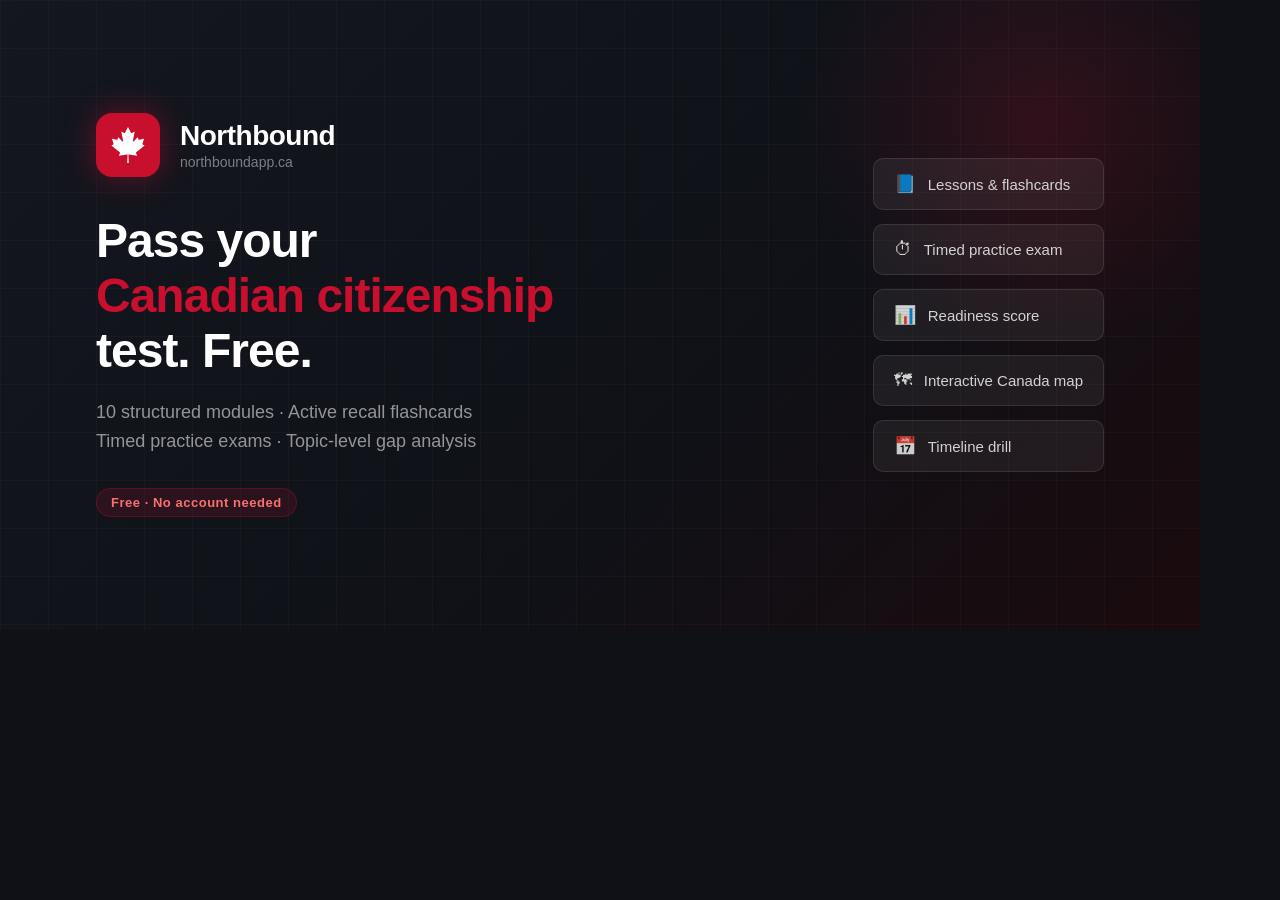
<file: app/og-card.html>
<!DOCTYPE html>
<html>
<head>
<meta charset="UTF-8">
<style>
  * { margin: 0; padding: 0; box-sizing: border-box; }
  body {
    width: 1200px; height: 630px; overflow: hidden;
    background: #0f1117;
    font-family: 'Inter', -apple-system, BlinkMacSystemFont, sans-serif;
    display: flex; align-items: center; justify-content: center;
  }
  .card {
    width: 1200px; height: 630px;
    background: linear-gradient(135deg, #141720 0%, #0f1117 60%, #1a0a0d 100%);
    display: flex; align-items: center; justify-content: space-between;
    padding: 80px 96px;
    position: relative; overflow: hidden;
  }
  /* Subtle red glow top-right */
  .card::before {
    content: '';
    position: absolute; top: -120px; right: -80px;
    width: 480px; height: 480px; border-radius: 50%;
    background: radial-gradient(circle, rgba(200,16,46,0.18) 0%, transparent 70%);
    pointer-events: none;
  }
  /* Grid texture */
  .card::after {
    content: '';
    position: absolute; inset: 0;
    background-image: linear-gradient(rgba(255,255,255,.025) 1px, transparent 1px),
                      linear-gradient(90deg, rgba(255,255,255,.025) 1px, transparent 1px);
    background-size: 48px 48px;
    pointer-events: none;
  }
  .left { flex: 1; z-index: 1; }
  .logo-row {
    display: flex; align-items: center; gap: 20px; margin-bottom: 36px;
  }
  .logo-mark {
    width: 64px; height: 64px; border-radius: 16px;
    background: #C8102E;
    display: flex; align-items: center; justify-content: center;
    box-shadow: 0 0 32px rgba(200,16,46,0.45);
    flex-shrink: 0;
  }
  .logo-mark svg { width: 36px; height: 36px; }
  .logo-text { font-size: 28px; font-weight: 700; color: #fff; letter-spacing: -0.5px; }
  .logo-sub { font-size: 14px; color: rgba(255,255,255,0.45); font-weight: 500; margin-top: 2px; }
  h1 {
    font-size: 48px; font-weight: 800; color: #fff;
    line-height: 1.15; letter-spacing: -1px; margin-bottom: 20px;
    max-width: 560px;
  }
  h1 span { color: #C8102E; }
  .desc {
    font-size: 18px; color: rgba(255,255,255,0.55); line-height: 1.6;
    max-width: 520px; font-weight: 400;
  }
  .right {
    z-index: 1; display: flex; flex-direction: column; gap: 14px;
    flex-shrink: 0; margin-left: 60px;
  }
  .pill {
    background: rgba(255,255,255,0.06);
    border: 1px solid rgba(255,255,255,0.1);
    border-radius: 10px; padding: 14px 20px;
    color: rgba(255,255,255,0.8); font-size: 15px; font-weight: 500;
    display: flex; align-items: center; gap: 12px; white-space: nowrap;
  }
  .pill-icon { font-size: 18px; }
  .badge {
    display: inline-block; margin-top: 32px;
    background: rgba(200,16,46,0.15); border: 1px solid rgba(200,16,46,0.3);
    color: #f87171; font-size: 13px; font-weight: 600; letter-spacing: .04em;
    padding: 6px 14px; border-radius: 99px;
  }
</style>
</head>
<body>
<div class="card">
  <div class="left">
    <div class="logo-row">
      <div class="logo-mark">
        <svg viewBox="-2015 -2000 4030 4030" xmlns="http://www.w3.org/2000/svg">
          <path fill="white" d="m-90 2030 45-863a95 95 0 0 0-111-98l-859 151 116-320a65 65 0 0 0-20-73l-941-762 212-99a65 65 0 0 0 34-79l-186-572 542 115a65 65 0 0 0 73-38l105-247 423 454a65 65 0 0 0 111-57l-204-1052 327 189a65 65 0 0 0 91-27l332-652 332 652a65 65 0 0 0 91 27l327-189-204 1052a65 65 0 0 0 111 57l423-454 105 247a65 65 0 0 0 73 38l542-115-186 572a65 65 0 0 0 34 79l212 99-941 762a65 65 0 0 0-20 73l116 320-859-151a95 95 0 0 0-111 98l45 863z"/>
        </svg>
      </div>
      <div>
        <div class="logo-text">Northbound</div>
        <div class="logo-sub">northboundapp.ca</div>
      </div>
    </div>
    <h1>Pass your<br><span>Canadian citizenship</span><br>test. Free.</h1>
    <div class="desc">10 structured modules · Active recall flashcards<br>Timed practice exams · Topic-level gap analysis</div>
    <div class="badge">Free · No account needed</div>
  </div>
  <div class="right">
    <div class="pill"><span class="pill-icon">📘</span> Lessons & flashcards</div>
    <div class="pill"><span class="pill-icon">⏱</span> Timed practice exam</div>
    <div class="pill"><span class="pill-icon">📊</span> Readiness score</div>
    <div class="pill"><span class="pill-icon">🗺</span> Interactive Canada map</div>
    <div class="pill"><span class="pill-icon">📅</span> Timeline drill</div>
  </div>
</div>
</body>
</html>
</file>
